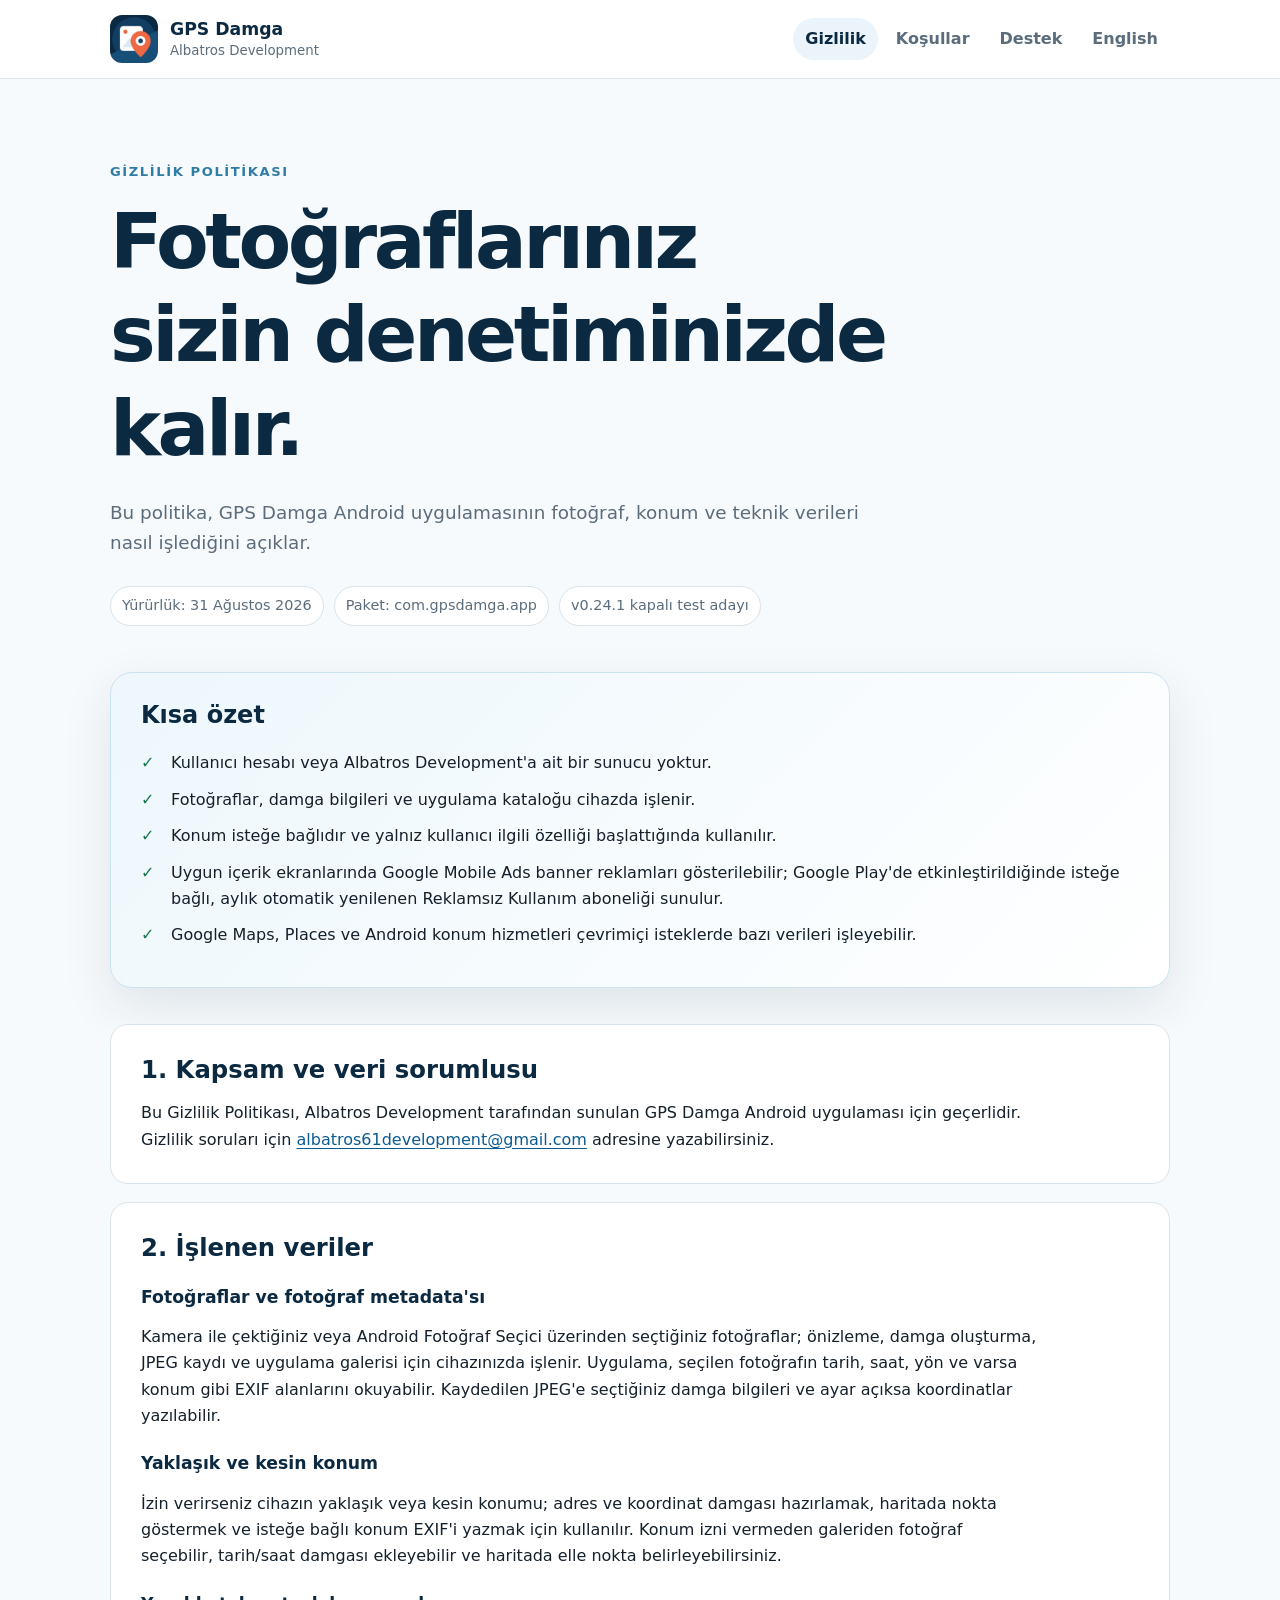
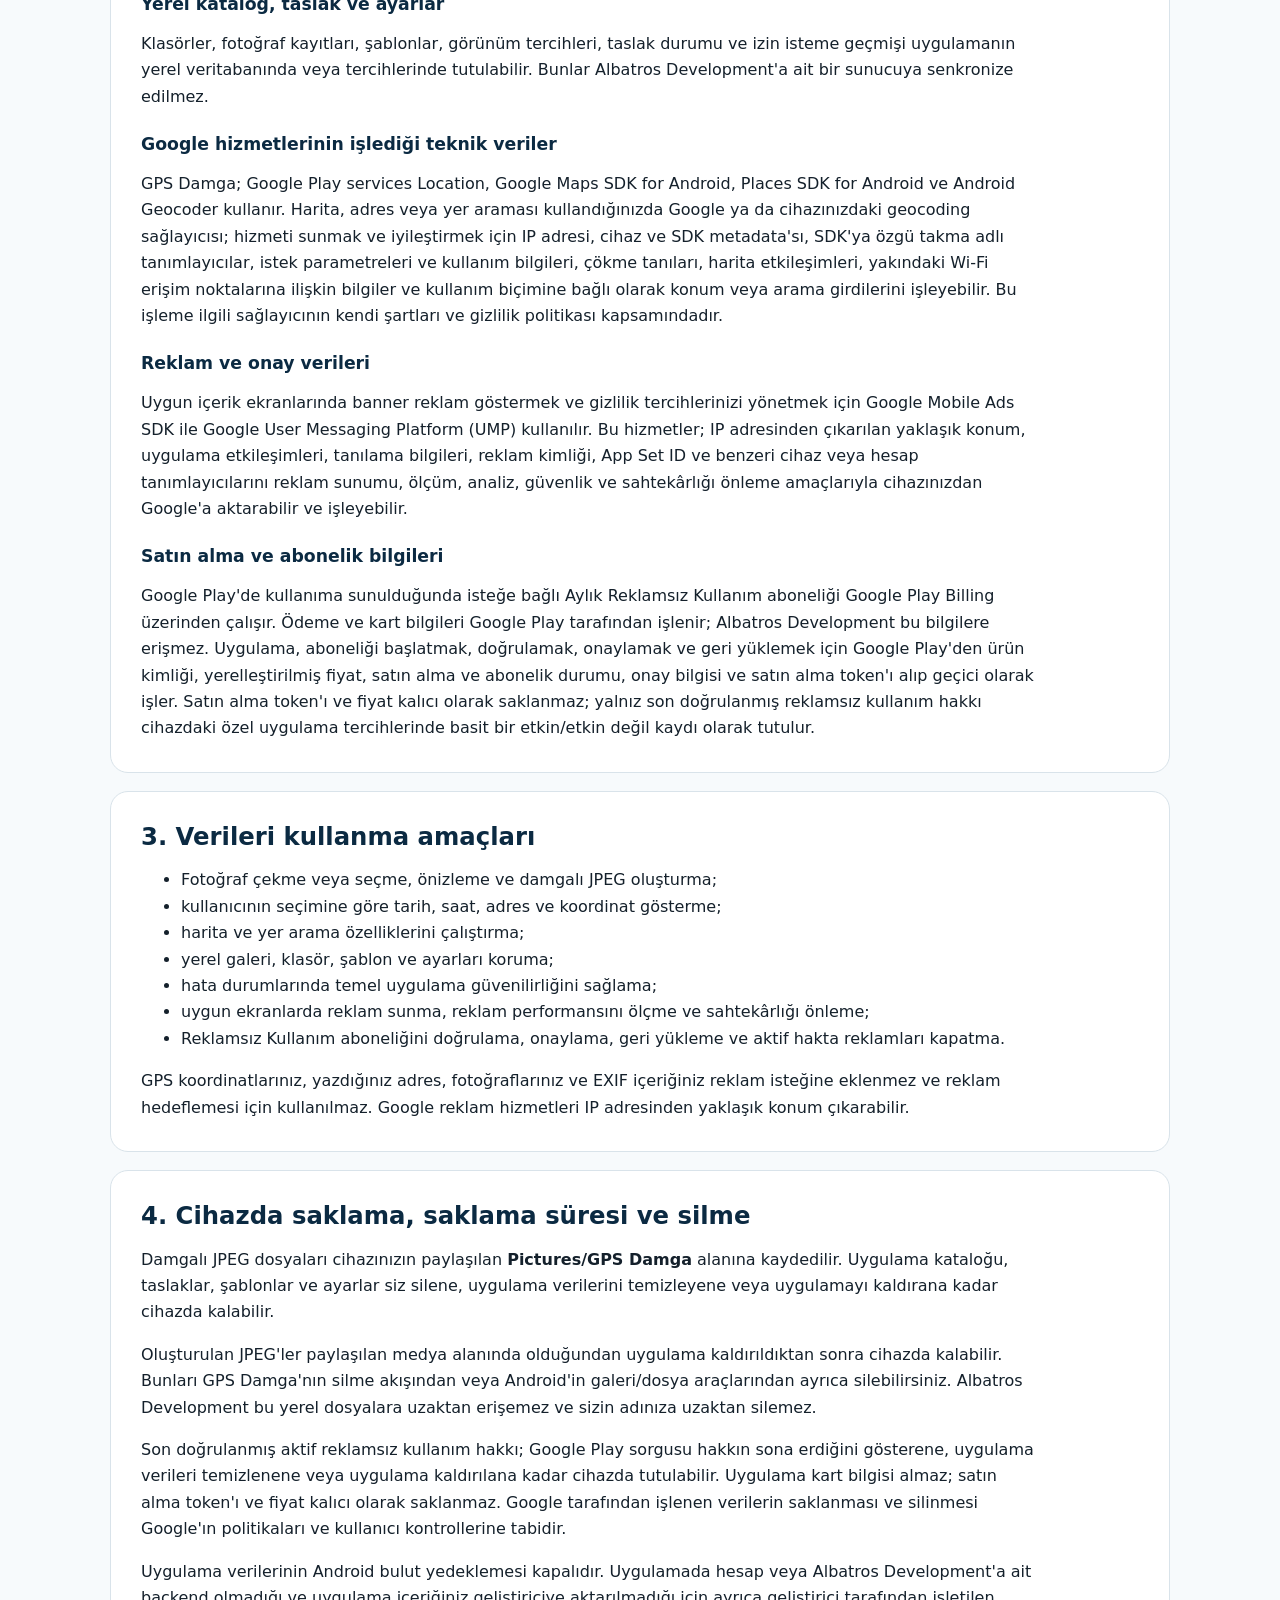
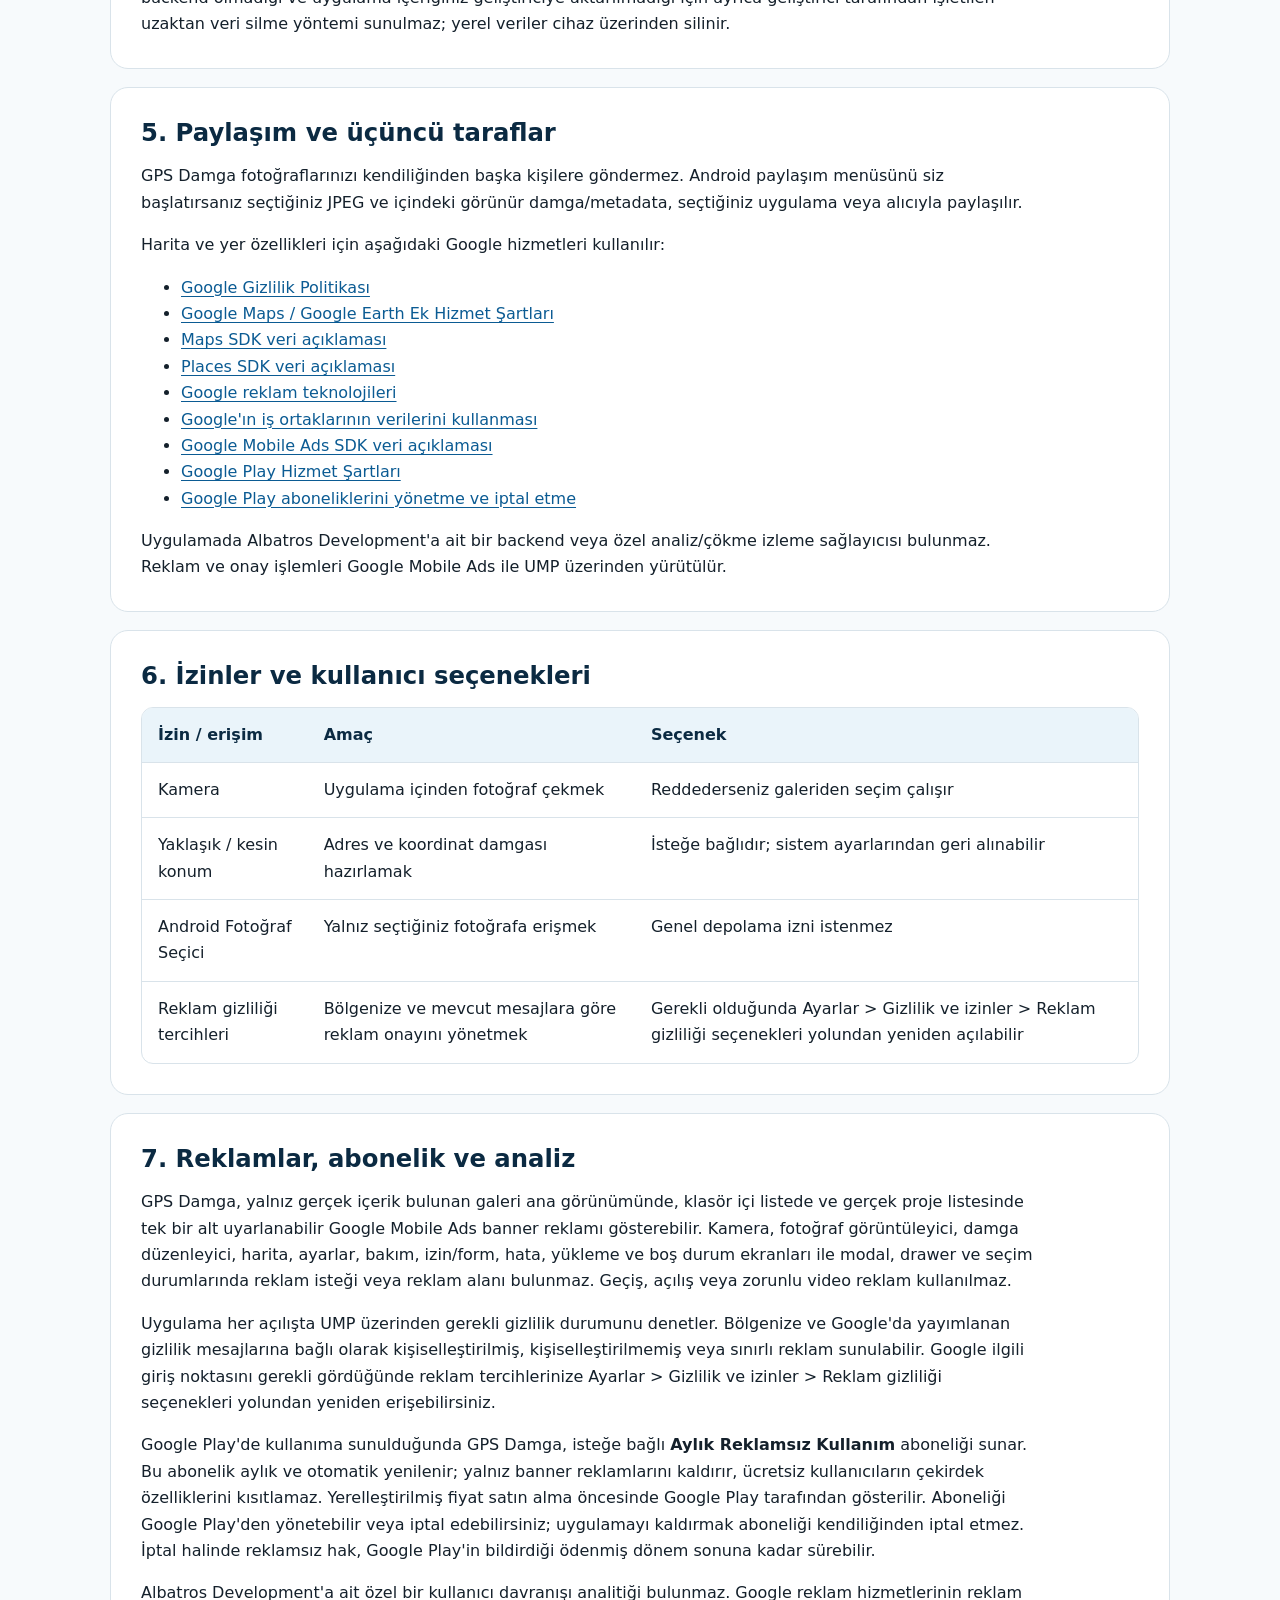
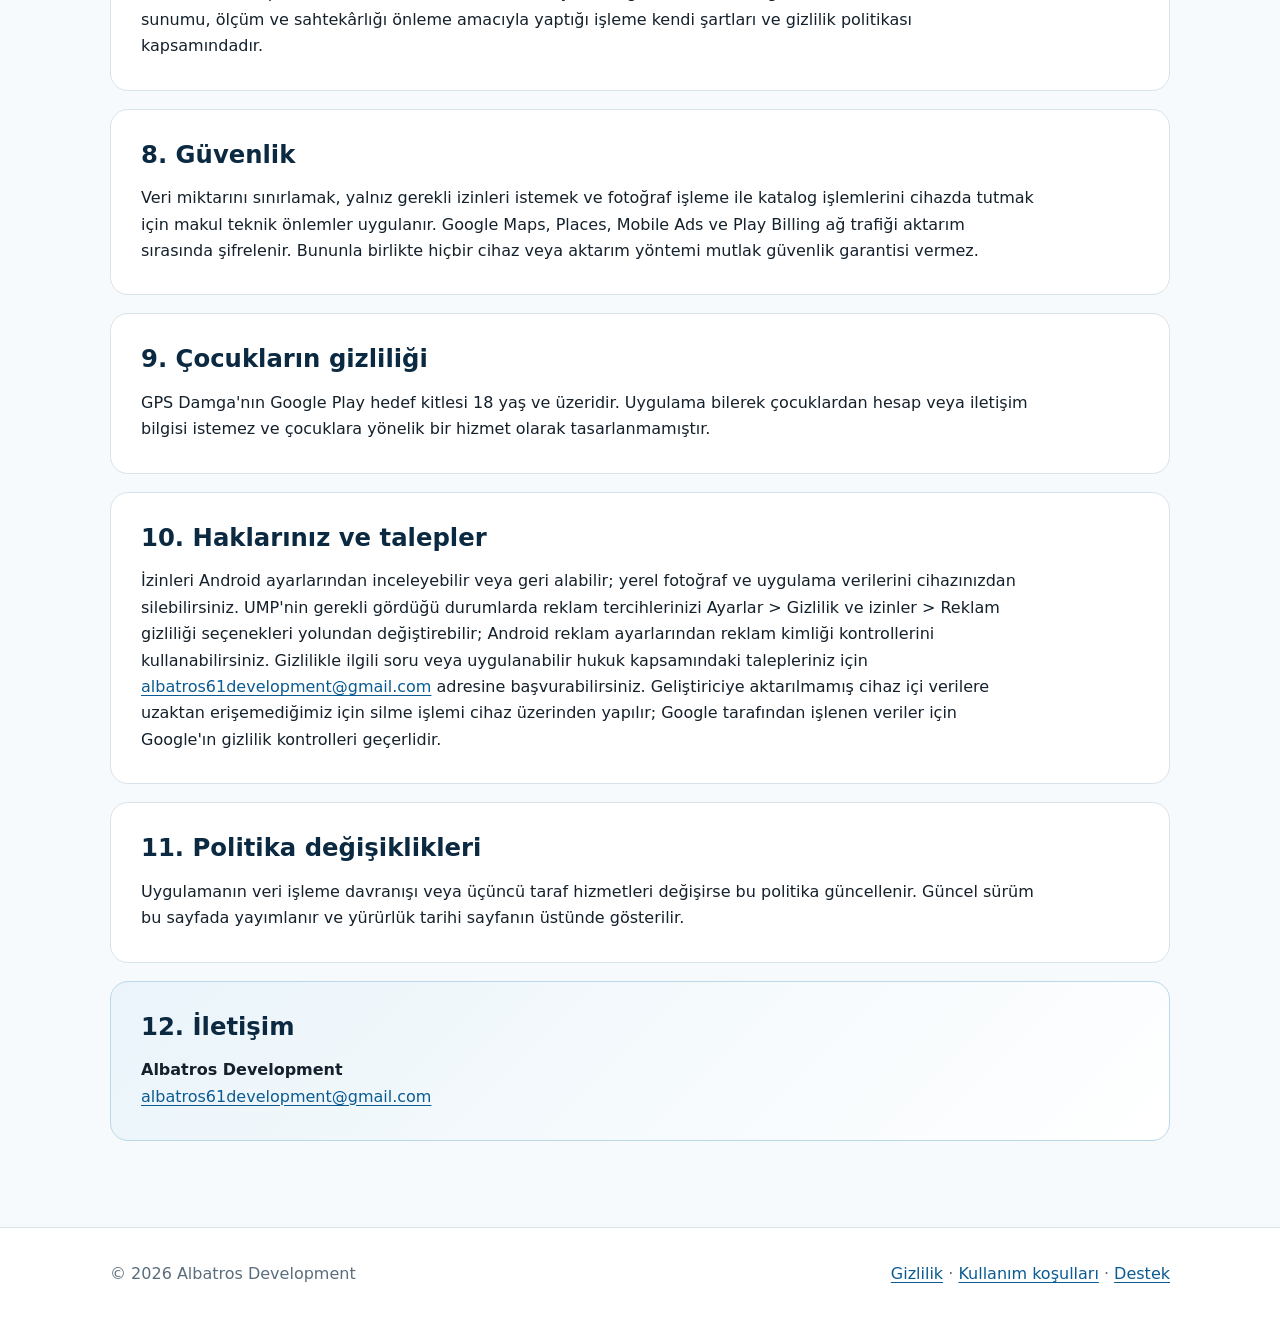
<file: index.html>
<!doctype html>
<html lang="tr">
<head>
  <meta charset="utf-8">
  <meta name="viewport" content="width=device-width, initial-scale=1">
  <title>GPS Damga Gizlilik Politikası</title>
  <meta name="description" content="GPS Damga uygulamasının fotoğraf, konum, yerel depolama, Google harita, reklam ve abonelik hizmetleriyle ilgili gizlilik politikası.">
  <link rel="canonical" href="https://ysn6161.github.io/gps-damga-privacy/">
  <link rel="icon" type="image/png" href="icon.png">
  <link rel="stylesheet" href="styles.css">
  <meta property="og:type" content="website">
  <meta property="og:title" content="GPS Damga Gizlilik Politikası">
  <meta property="og:description" content="GPS Damga'nın verileri nasıl işlediğini, sakladığını ve kullanıcı seçeneklerini açıklayan politika.">
  <meta property="og:url" content="https://ysn6161.github.io/gps-damga-privacy/">
  <meta property="og:image" content="https://ysn6161.github.io/gps-damga-privacy/og.png">
</head>
<body>
  <a class="skip-link" href="#icerik">İçeriğe geç</a>
  <header class="site-header">
    <div class="wrap header-inner">
      <a class="brand" href="./" aria-label="GPS Damga gizlilik ana sayfası">
        <img src="icon.png" width="48" height="48" alt="">
        <span><strong>GPS Damga</strong><small>Albatros Development</small></span>
      </a>
      <nav aria-label="Ana menü">
        <a class="active" href="./" aria-current="page">Gizlilik</a>
        <a href="terms.html">Koşullar</a>
        <a href="support.html">Destek</a>
        <a href="en.html" lang="en">English</a>
      </nav>
    </div>
  </header>

  <main id="icerik" class="wrap">
    <section class="hero">
      <p class="eyebrow">Gizlilik Politikası</p>
      <h1>Fotoğraflarınız sizin denetiminizde kalır.</h1>
      <p class="lead">Bu politika, GPS Damga Android uygulamasının fotoğraf, konum ve teknik verileri nasıl işlediğini açıklar.</p>
      <div class="meta-row">
        <span>Yürürlük: 31 Ağustos 2026</span>
        <span>Paket: com.gpsdamga.app</span>
        <span>v0.24.1 kapalı test adayı</span>
      </div>
    </section>

    <aside class="summary" aria-labelledby="ozet-baslik">
      <h2 id="ozet-baslik">Kısa özet</h2>
      <ul class="check-list">
        <li>Kullanıcı hesabı veya Albatros Development'a ait bir sunucu yoktur.</li>
        <li>Fotoğraflar, damga bilgileri ve uygulama kataloğu cihazda işlenir.</li>
        <li>Konum isteğe bağlıdır ve yalnız kullanıcı ilgili özelliği başlattığında kullanılır.</li>
        <li>Uygun içerik ekranlarında Google Mobile Ads banner reklamları gösterilebilir; Google Play'de etkinleştirildiğinde isteğe bağlı, aylık otomatik yenilenen Reklamsız Kullanım aboneliği sunulur.</li>
        <li>Google Maps, Places ve Android konum hizmetleri çevrimiçi isteklerde bazı verileri işleyebilir.</li>
      </ul>
    </aside>

    <article class="policy">
      <section>
        <h2>1. Kapsam ve veri sorumlusu</h2>
        <p>Bu Gizlilik Politikası, Albatros Development tarafından sunulan GPS Damga Android uygulaması için geçerlidir. Gizlilik soruları için <a href="mailto:albatros61development@gmail.com">albatros61development@gmail.com</a> adresine yazabilirsiniz.</p>
      </section>

      <section>
        <h2>2. İşlenen veriler</h2>
        <h3>Fotoğraflar ve fotoğraf metadata'sı</h3>
        <p>Kamera ile çektiğiniz veya Android Fotoğraf Seçici üzerinden seçtiğiniz fotoğraflar; önizleme, damga oluşturma, JPEG kaydı ve uygulama galerisi için cihazınızda işlenir. Uygulama, seçilen fotoğrafın tarih, saat, yön ve varsa konum gibi EXIF alanlarını okuyabilir. Kaydedilen JPEG'e seçtiğiniz damga bilgileri ve ayar açıksa koordinatlar yazılabilir.</p>

        <h3>Yaklaşık ve kesin konum</h3>
        <p>İzin verirseniz cihazın yaklaşık veya kesin konumu; adres ve koordinat damgası hazırlamak, haritada nokta göstermek ve isteğe bağlı konum EXIF'i yazmak için kullanılır. Konum izni vermeden galeriden fotoğraf seçebilir, tarih/saat damgası ekleyebilir ve haritada elle nokta belirleyebilirsiniz.</p>

        <h3>Yerel katalog, taslak ve ayarlar</h3>
        <p>Klasörler, fotoğraf kayıtları, şablonlar, görünüm tercihleri, taslak durumu ve izin isteme geçmişi uygulamanın yerel veritabanında veya tercihlerinde tutulabilir. Bunlar Albatros Development'a ait bir sunucuya senkronize edilmez.</p>

        <h3>Google hizmetlerinin işlediği teknik veriler</h3>
        <p>GPS Damga; Google Play services Location, Google Maps SDK for Android, Places SDK for Android ve Android Geocoder kullanır. Harita, adres veya yer araması kullandığınızda Google ya da cihazınızdaki geocoding sağlayıcısı; hizmeti sunmak ve iyileştirmek için IP adresi, cihaz ve SDK metadata'sı, SDK'ya özgü takma adlı tanımlayıcılar, istek parametreleri ve kullanım bilgileri, çökme tanıları, harita etkileşimleri, yakındaki Wi-Fi erişim noktalarına ilişkin bilgiler ve kullanım biçimine bağlı olarak konum veya arama girdilerini işleyebilir. Bu işleme ilgili sağlayıcının kendi şartları ve gizlilik politikası kapsamındadır.</p>

        <h3>Reklam ve onay verileri</h3>
        <p>Uygun içerik ekranlarında banner reklam göstermek ve gizlilik tercihlerinizi yönetmek için Google Mobile Ads SDK ile Google User Messaging Platform (UMP) kullanılır. Bu hizmetler; IP adresinden çıkarılan yaklaşık konum, uygulama etkileşimleri, tanılama bilgileri, reklam kimliği, App Set ID ve benzeri cihaz veya hesap tanımlayıcılarını reklam sunumu, ölçüm, analiz, güvenlik ve sahtekârlığı önleme amaçlarıyla cihazınızdan Google'a aktarabilir ve işleyebilir.</p>

        <h3>Satın alma ve abonelik bilgileri</h3>
        <p>Google Play'de kullanıma sunulduğunda isteğe bağlı Aylık Reklamsız Kullanım aboneliği Google Play Billing üzerinden çalışır. Ödeme ve kart bilgileri Google Play tarafından işlenir; Albatros Development bu bilgilere erişmez. Uygulama, aboneliği başlatmak, doğrulamak, onaylamak ve geri yüklemek için Google Play'den ürün kimliği, yerelleştirilmiş fiyat, satın alma ve abonelik durumu, onay bilgisi ve satın alma token'ı alıp geçici olarak işler. Satın alma token'ı ve fiyat kalıcı olarak saklanmaz; yalnız son doğrulanmış reklamsız kullanım hakkı cihazdaki özel uygulama tercihlerinde basit bir etkin/etkin değil kaydı olarak tutulur.</p>
      </section>

      <section>
        <h2>3. Verileri kullanma amaçları</h2>
        <ul>
          <li>Fotoğraf çekme veya seçme, önizleme ve damgalı JPEG oluşturma;</li>
          <li>kullanıcının seçimine göre tarih, saat, adres ve koordinat gösterme;</li>
          <li>harita ve yer arama özelliklerini çalıştırma;</li>
          <li>yerel galeri, klasör, şablon ve ayarları koruma;</li>
          <li>hata durumlarında temel uygulama güvenilirliğini sağlama;</li>
          <li>uygun ekranlarda reklam sunma, reklam performansını ölçme ve sahtekârlığı önleme;</li>
          <li>Reklamsız Kullanım aboneliğini doğrulama, onaylama, geri yükleme ve aktif hakta reklamları kapatma.</li>
        </ul>
        <p>GPS koordinatlarınız, yazdığınız adres, fotoğraflarınız ve EXIF içeriğiniz reklam isteğine eklenmez ve reklam hedeflemesi için kullanılmaz. Google reklam hizmetleri IP adresinden yaklaşık konum çıkarabilir.</p>
      </section>

      <section>
        <h2>4. Cihazda saklama, saklama süresi ve silme</h2>
        <p>Damgalı JPEG dosyaları cihazınızın paylaşılan <strong>Pictures/GPS Damga</strong> alanına kaydedilir. Uygulama kataloğu, taslaklar, şablonlar ve ayarlar siz silene, uygulama verilerini temizleyene veya uygulamayı kaldırana kadar cihazda kalabilir.</p>
        <p>Oluşturulan JPEG'ler paylaşılan medya alanında olduğundan uygulama kaldırıldıktan sonra cihazda kalabilir. Bunları GPS Damga'nın silme akışından veya Android'in galeri/dosya araçlarından ayrıca silebilirsiniz. Albatros Development bu yerel dosyalara uzaktan erişemez ve sizin adınıza uzaktan silemez.</p>
        <p>Son doğrulanmış aktif reklamsız kullanım hakkı; Google Play sorgusu hakkın sona erdiğini gösterene, uygulama verileri temizlenene veya uygulama kaldırılana kadar cihazda tutulabilir. Uygulama kart bilgisi almaz; satın alma token'ı ve fiyat kalıcı olarak saklanmaz. Google tarafından işlenen verilerin saklanması ve silinmesi Google'ın politikaları ve kullanıcı kontrollerine tabidir.</p>
        <p>Uygulama verilerinin Android bulut yedeklemesi kapalıdır. Uygulamada hesap veya Albatros Development'a ait backend olmadığı ve uygulama içeriğiniz geliştiriciye aktarılmadığı için ayrıca geliştirici tarafından işletilen uzaktan veri silme yöntemi sunulmaz; yerel veriler cihaz üzerinden silinir.</p>
      </section>

      <section>
        <h2>5. Paylaşım ve üçüncü taraflar</h2>
        <p>GPS Damga fotoğraflarınızı kendiliğinden başka kişilere göndermez. Android paylaşım menüsünü siz başlatırsanız seçtiğiniz JPEG ve içindeki görünür damga/metadata, seçtiğiniz uygulama veya alıcıyla paylaşılır.</p>
        <p>Harita ve yer özellikleri için aşağıdaki Google hizmetleri kullanılır:</p>
        <ul>
          <li><a href="https://policies.google.com/privacy" rel="external">Google Gizlilik Politikası</a></li>
          <li><a href="https://maps.google.com/help/terms_maps/" rel="external">Google Maps / Google Earth Ek Hizmet Şartları</a></li>
          <li><a href="https://developers.google.com/maps/documentation/android-sdk/play-data-disclosure" rel="external">Maps SDK veri açıklaması</a></li>
          <li><a href="https://developers.google.com/maps/documentation/places/android-sdk/play-data-disclosure" rel="external">Places SDK veri açıklaması</a></li>
          <li><a href="https://policies.google.com/technologies/ads" rel="external">Google reklam teknolojileri</a></li>
          <li><a href="https://policies.google.com/technologies/partner-sites" rel="external">Google'ın iş ortaklarının verilerini kullanması</a></li>
          <li><a href="https://developers.google.com/admob/android/privacy/play-data-disclosure" rel="external">Google Mobile Ads SDK veri açıklaması</a></li>
          <li><a href="https://play.google.com/about/play-terms/" rel="external">Google Play Hizmet Şartları</a></li>
          <li><a href="https://support.google.com/googleplay/answer/7018481" rel="external">Google Play aboneliklerini yönetme ve iptal etme</a></li>
        </ul>
        <p>Uygulamada Albatros Development'a ait bir backend veya özel analiz/çökme izleme sağlayıcısı bulunmaz. Reklam ve onay işlemleri Google Mobile Ads ile UMP üzerinden yürütülür.</p>
      </section>

      <section>
        <h2>6. İzinler ve kullanıcı seçenekleri</h2>
        <div class="data-table" role="region" aria-label="Uygulama izinleri" tabindex="0">
          <table>
            <thead><tr><th>İzin / erişim</th><th>Amaç</th><th>Seçenek</th></tr></thead>
            <tbody>
              <tr><td>Kamera</td><td>Uygulama içinden fotoğraf çekmek</td><td>Reddederseniz galeriden seçim çalışır</td></tr>
              <tr><td>Yaklaşık / kesin konum</td><td>Adres ve koordinat damgası hazırlamak</td><td>İsteğe bağlıdır; sistem ayarlarından geri alınabilir</td></tr>
              <tr><td>Android Fotoğraf Seçici</td><td>Yalnız seçtiğiniz fotoğrafa erişmek</td><td>Genel depolama izni istenmez</td></tr>
              <tr><td>Reklam gizliliği tercihleri</td><td>Bölgenize ve mevcut mesajlara göre reklam onayını yönetmek</td><td>Gerekli olduğunda Ayarlar &gt; Gizlilik ve izinler &gt; Reklam gizliliği seçenekleri yolundan yeniden açılabilir</td></tr>
            </tbody>
          </table>
        </div>
      </section>

      <section>
        <h2>7. Reklamlar, abonelik ve analiz</h2>
        <p>GPS Damga, yalnız gerçek içerik bulunan galeri ana görünümünde, klasör içi listede ve gerçek proje listesinde tek bir alt uyarlanabilir Google Mobile Ads banner reklamı gösterebilir. Kamera, fotoğraf görüntüleyici, damga düzenleyici, harita, ayarlar, bakım, izin/form, hata, yükleme ve boş durum ekranları ile modal, drawer ve seçim durumlarında reklam isteği veya reklam alanı bulunmaz. Geçiş, açılış veya zorunlu video reklam kullanılmaz.</p>
        <p>Uygulama her açılışta UMP üzerinden gerekli gizlilik durumunu denetler. Bölgenize ve Google'da yayımlanan gizlilik mesajlarına bağlı olarak kişiselleştirilmiş, kişiselleştirilmemiş veya sınırlı reklam sunulabilir. Google ilgili giriş noktasını gerekli gördüğünde reklam tercihlerinize Ayarlar &gt; Gizlilik ve izinler &gt; Reklam gizliliği seçenekleri yolundan yeniden erişebilirsiniz.</p>
        <p>Google Play'de kullanıma sunulduğunda GPS Damga, isteğe bağlı <strong>Aylık Reklamsız Kullanım</strong> aboneliği sunar. Bu abonelik aylık ve otomatik yenilenir; yalnız banner reklamlarını kaldırır, ücretsiz kullanıcıların çekirdek özelliklerini kısıtlamaz. Yerelleştirilmiş fiyat satın alma öncesinde Google Play tarafından gösterilir. Aboneliği Google Play'den yönetebilir veya iptal edebilirsiniz; uygulamayı kaldırmak aboneliği kendiliğinden iptal etmez. İptal halinde reklamsız hak, Google Play'in bildirdiği ödenmiş dönem sonuna kadar sürebilir.</p>
        <p>Albatros Development'a ait özel bir kullanıcı davranışı analitiği bulunmaz. Google reklam hizmetlerinin reklam sunumu, ölçüm ve sahtekârlığı önleme amacıyla yaptığı işleme kendi şartları ve gizlilik politikası kapsamındadır.</p>
      </section>

      <section>
        <h2>8. Güvenlik</h2>
        <p>Veri miktarını sınırlamak, yalnız gerekli izinleri istemek ve fotoğraf işleme ile katalog işlemlerini cihazda tutmak için makul teknik önlemler uygulanır. Google Maps, Places, Mobile Ads ve Play Billing ağ trafiği aktarım sırasında şifrelenir. Bununla birlikte hiçbir cihaz veya aktarım yöntemi mutlak güvenlik garantisi vermez.</p>
      </section>

      <section>
        <h2>9. Çocukların gizliliği</h2>
        <p>GPS Damga'nın Google Play hedef kitlesi 18 yaş ve üzeridir. Uygulama bilerek çocuklardan hesap veya iletişim bilgisi istemez ve çocuklara yönelik bir hizmet olarak tasarlanmamıştır.</p>
      </section>

      <section>
        <h2>10. Haklarınız ve talepler</h2>
        <p>İzinleri Android ayarlarından inceleyebilir veya geri alabilir; yerel fotoğraf ve uygulama verilerini cihazınızdan silebilirsiniz. UMP'nin gerekli gördüğü durumlarda reklam tercihlerinizi Ayarlar &gt; Gizlilik ve izinler &gt; Reklam gizliliği seçenekleri yolundan değiştirebilir; Android reklam ayarlarından reklam kimliği kontrollerini kullanabilirsiniz. Gizlilikle ilgili soru veya uygulanabilir hukuk kapsamındaki talepleriniz için <a href="mailto:albatros61development@gmail.com">albatros61development@gmail.com</a> adresine başvurabilirsiniz. Geliştiriciye aktarılmamış cihaz içi verilere uzaktan erişemediğimiz için silme işlemi cihaz üzerinden yapılır; Google tarafından işlenen veriler için Google'ın gizlilik kontrolleri geçerlidir.</p>
      </section>

      <section>
        <h2>11. Politika değişiklikleri</h2>
        <p>Uygulamanın veri işleme davranışı veya üçüncü taraf hizmetleri değişirse bu politika güncellenir. Güncel sürüm bu sayfada yayımlanır ve yürürlük tarihi sayfanın üstünde gösterilir.</p>
      </section>

      <section class="contact-card">
        <h2>12. İletişim</h2>
        <p><strong>Albatros Development</strong><br><a href="mailto:albatros61development@gmail.com">albatros61development@gmail.com</a></p>
      </section>
    </article>
  </main>

  <footer>
    <div class="wrap footer-inner">
      <span>© 2026 Albatros Development</span>
      <span><a href="./">Gizlilik</a> · <a href="terms.html">Kullanım koşulları</a> · <a href="support.html">Destek</a></span>
    </div>
  </footer>
</body>
</html>
</file>
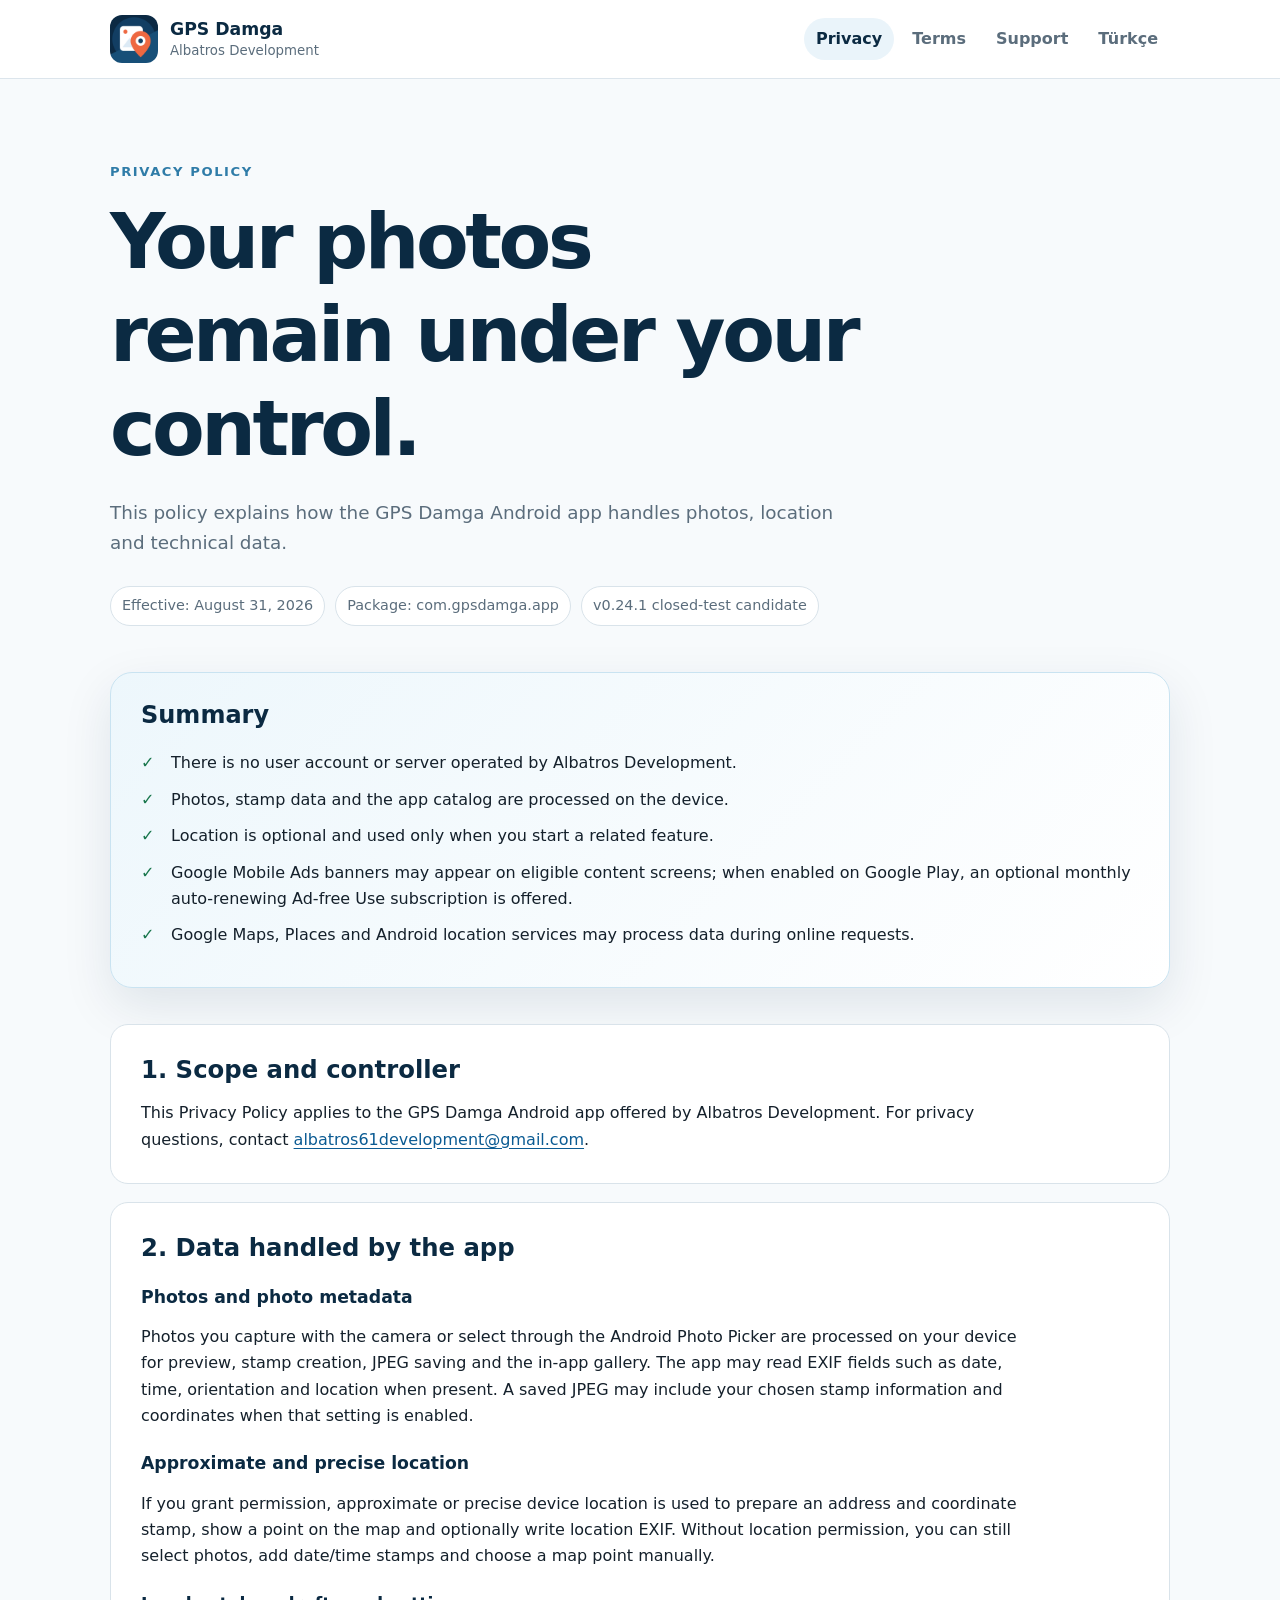
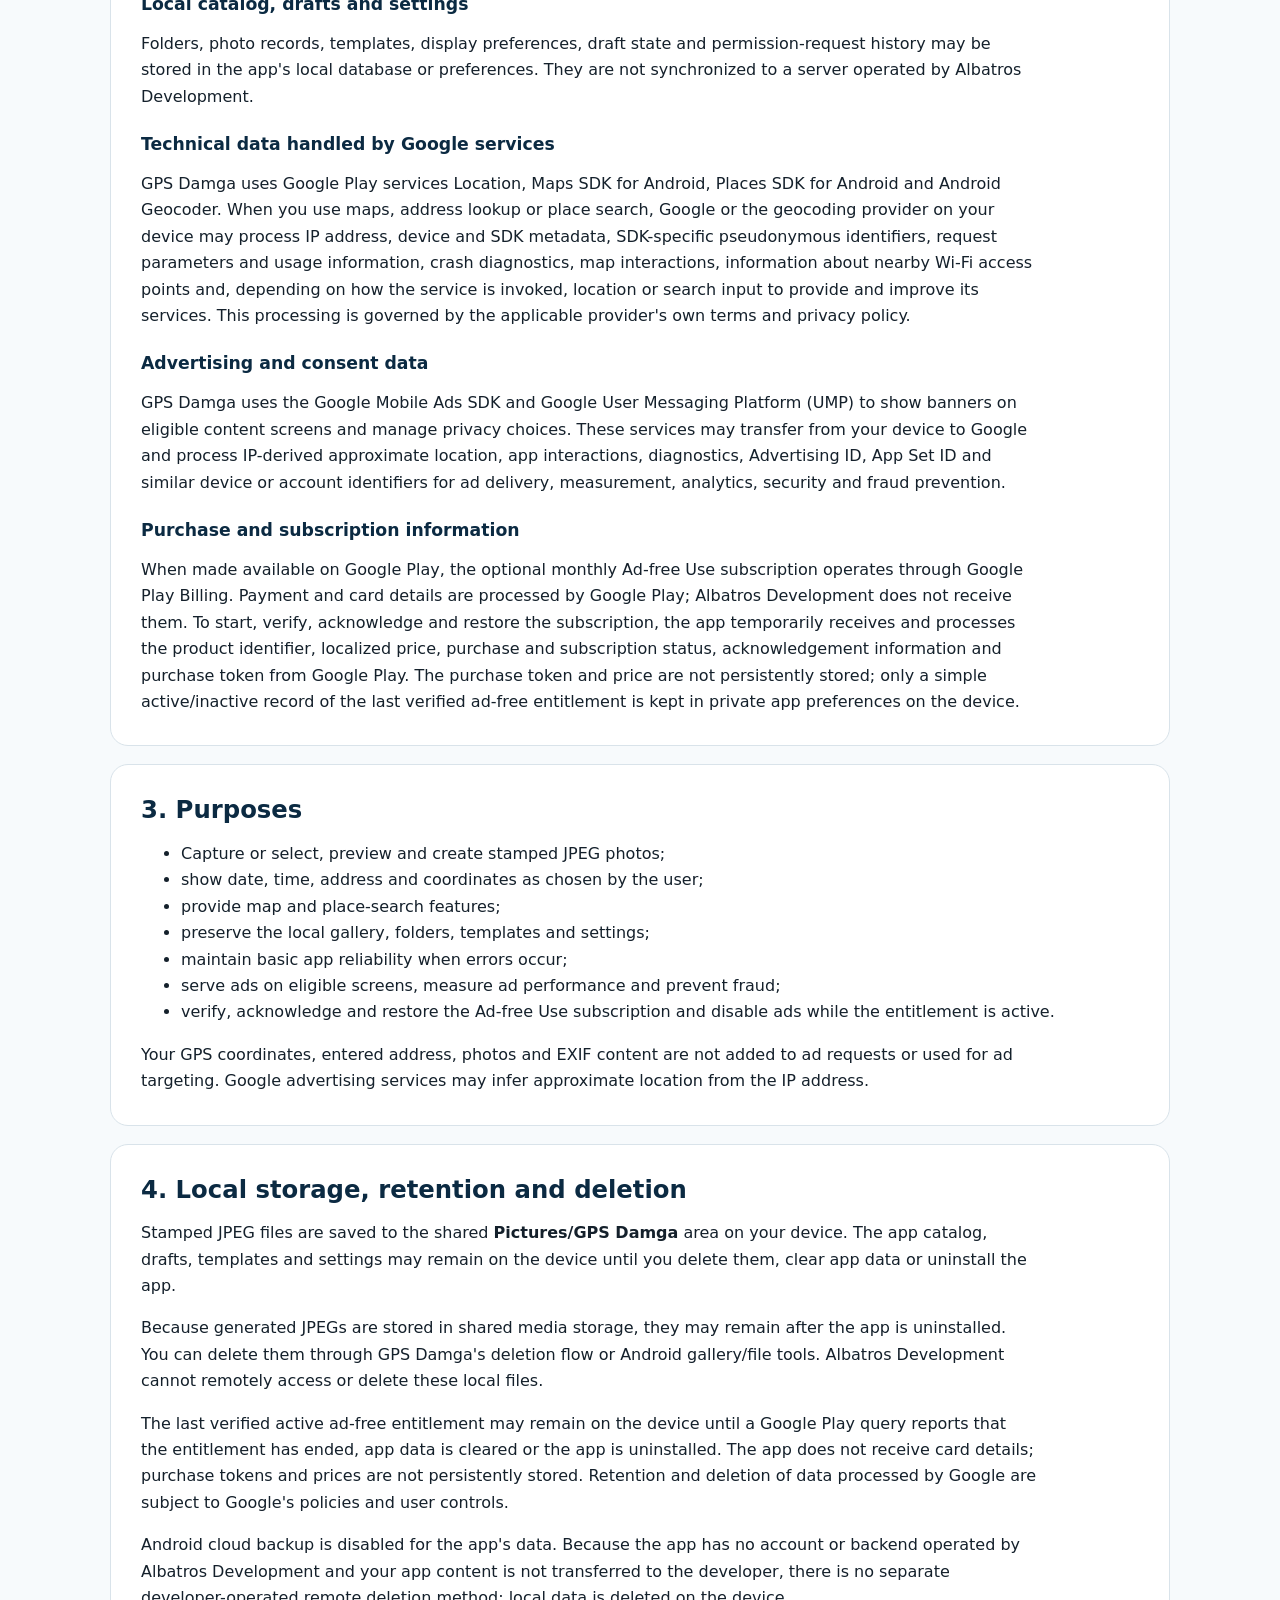
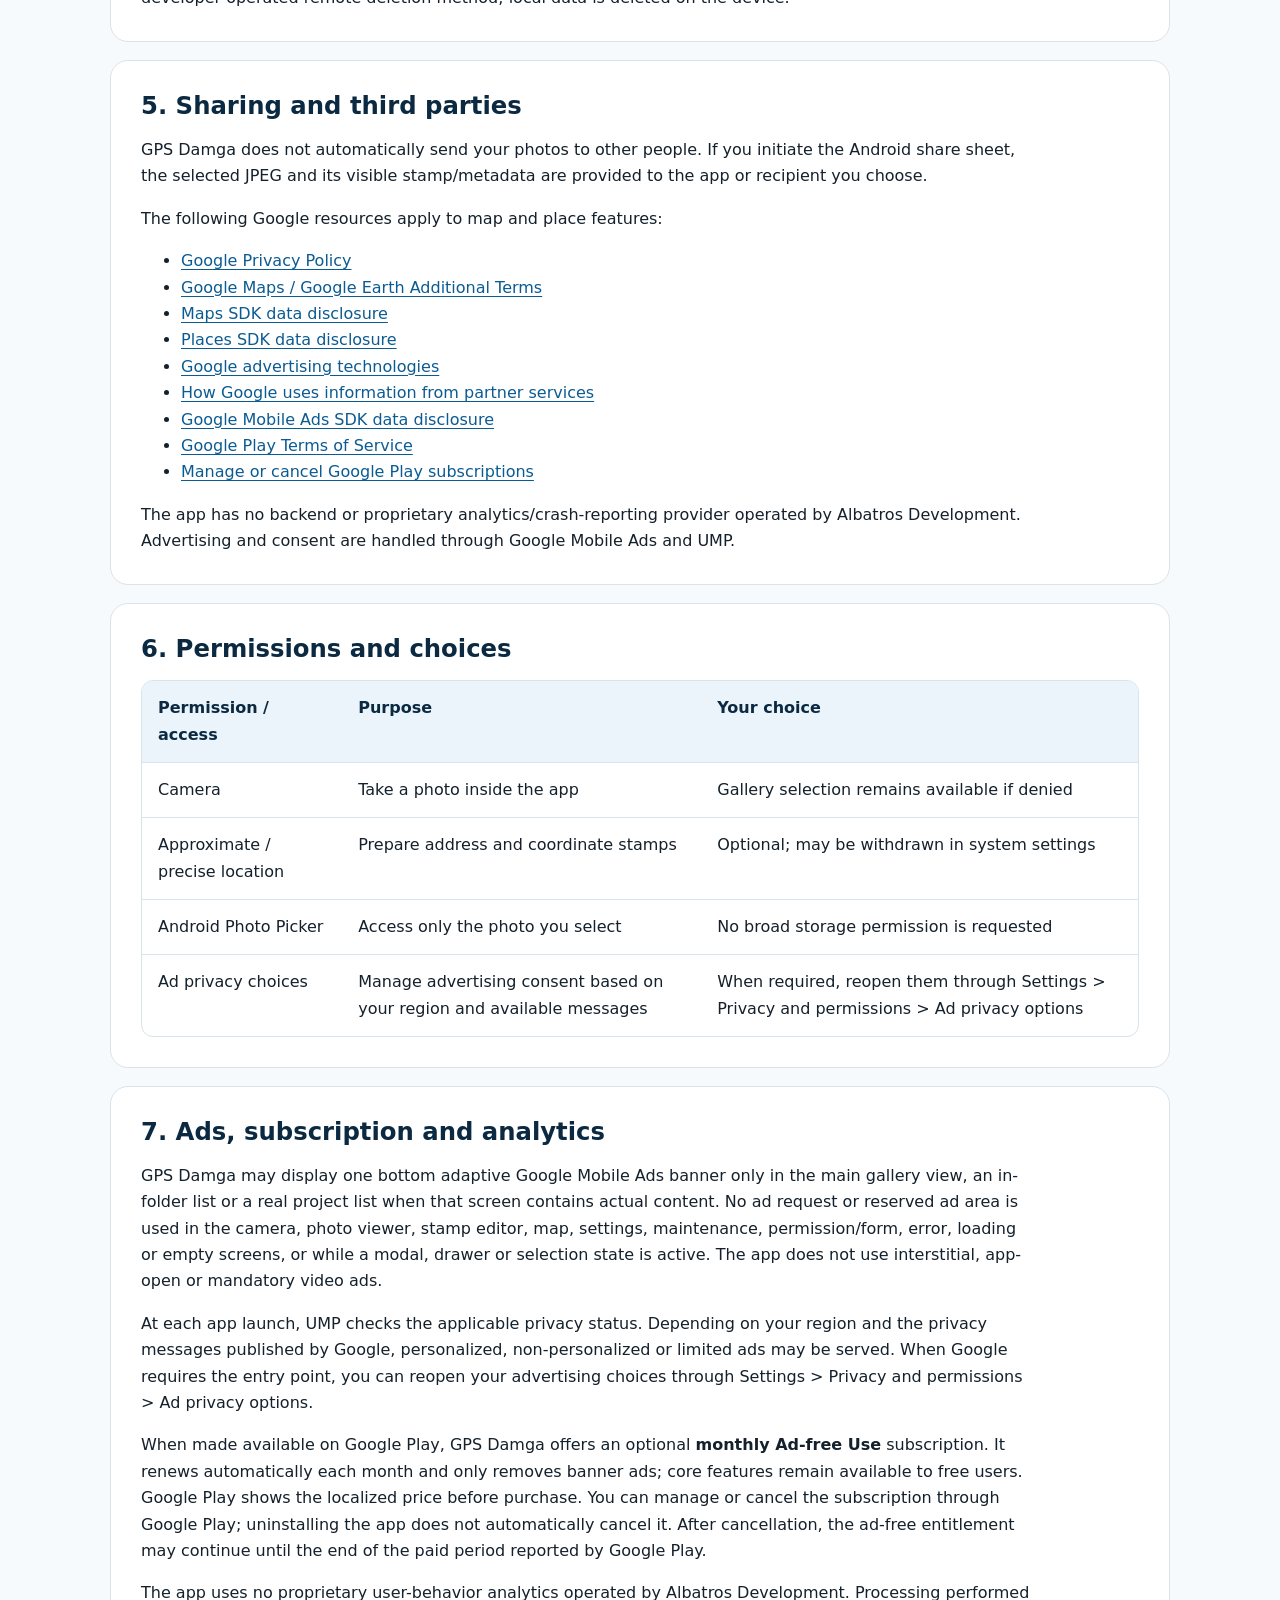
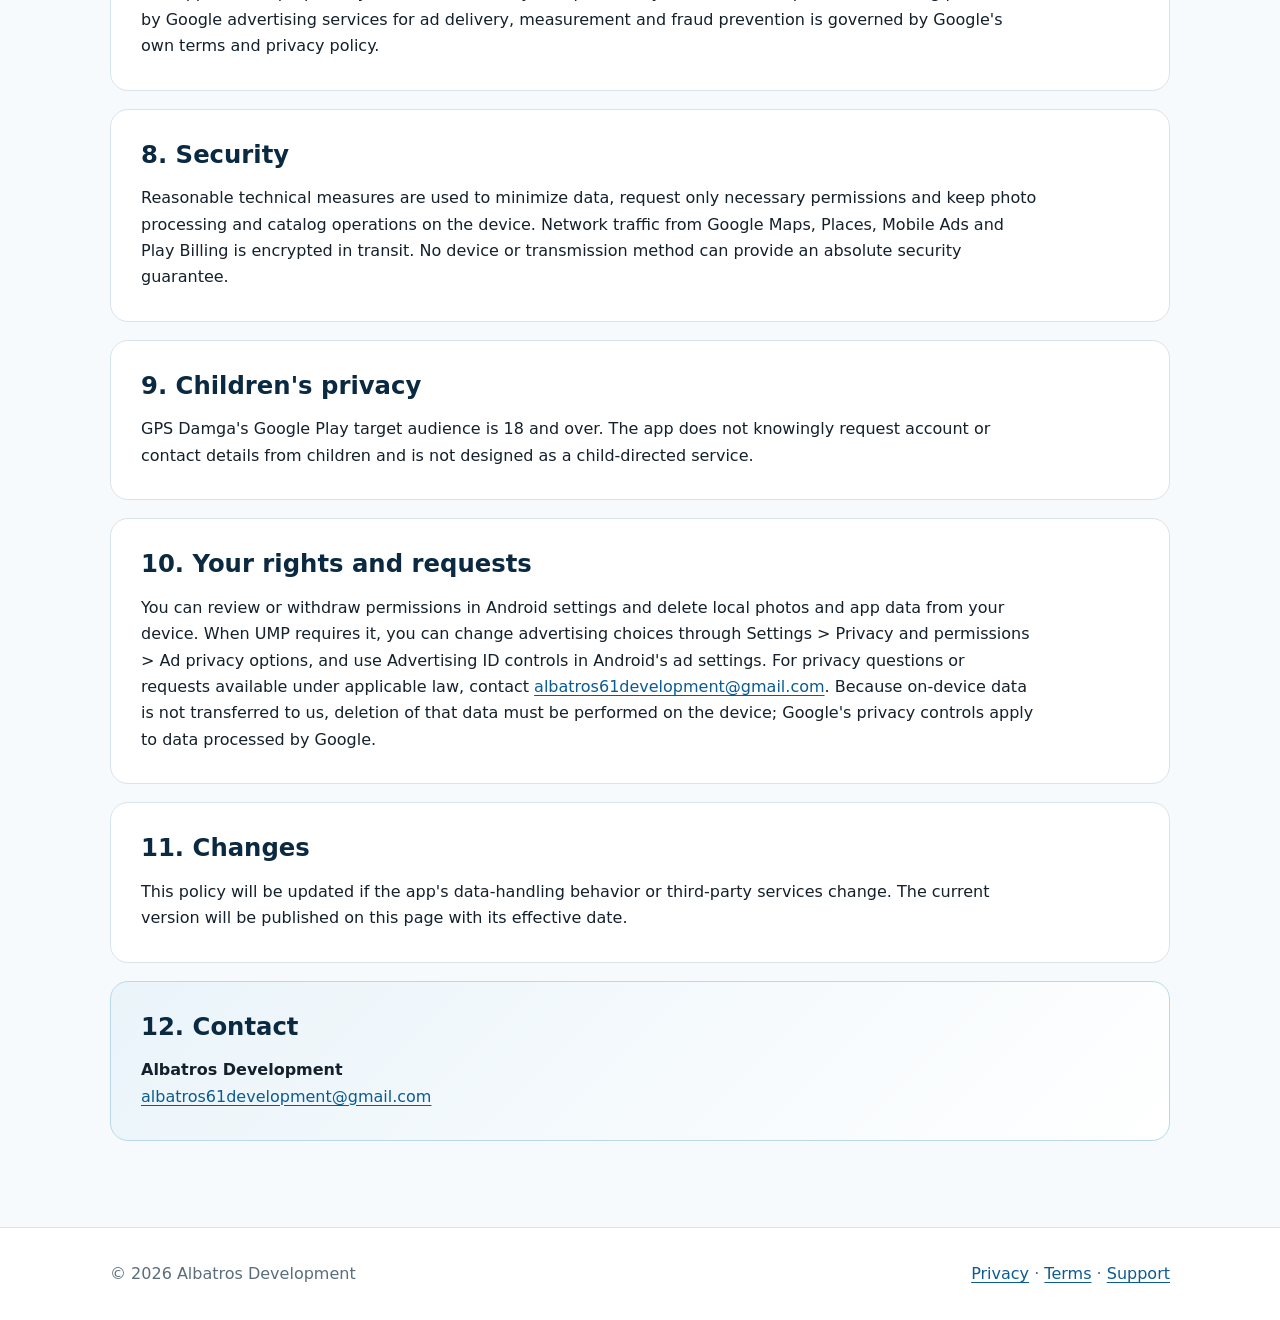
<file: en.html>
<!doctype html>
<html lang="en">
<head>
  <meta charset="utf-8">
  <meta name="viewport" content="width=device-width, initial-scale=1">
  <title>GPS Damga Privacy Policy</title>
  <meta name="description" content="Privacy policy for GPS Damga covering photos, location, local storage, Google mapping, advertising and subscription services.">
  <link rel="canonical" href="https://ysn6161.github.io/gps-damga-privacy/en.html">
  <link rel="icon" type="image/png" href="icon.png">
  <link rel="stylesheet" href="styles.css">
  <meta property="og:type" content="website">
  <meta property="og:title" content="GPS Damga Privacy Policy">
  <meta property="og:description" content="How GPS Damga handles data, local storage and user choices.">
  <meta property="og:url" content="https://ysn6161.github.io/gps-damga-privacy/en.html">
  <meta property="og:image" content="https://ysn6161.github.io/gps-damga-privacy/og.png">
</head>
<body>
  <a class="skip-link" href="#content">Skip to content</a>
  <header class="site-header">
    <div class="wrap header-inner">
      <a class="brand" href="en.html" aria-label="GPS Damga privacy home">
        <img src="icon.png" width="48" height="48" alt="">
        <span><strong>GPS Damga</strong><small>Albatros Development</small></span>
      </a>
      <nav aria-label="Main navigation">
        <a class="active" href="en.html" aria-current="page">Privacy</a>
        <a href="terms.html#english">Terms</a>
        <a href="support.html#english">Support</a>
        <a href="./" lang="tr">Türkçe</a>
      </nav>
    </div>
  </header>

  <main id="content" class="wrap">
    <section class="hero">
      <p class="eyebrow">Privacy Policy</p>
      <h1>Your photos remain under your control.</h1>
      <p class="lead">This policy explains how the GPS Damga Android app handles photos, location and technical data.</p>
      <div class="meta-row">
        <span>Effective: August 31, 2026</span>
        <span>Package: com.gpsdamga.app</span>
        <span>v0.24.1 closed-test candidate</span>
      </div>
    </section>

    <aside class="summary" aria-labelledby="summary-title">
      <h2 id="summary-title">Summary</h2>
      <ul class="check-list">
        <li>There is no user account or server operated by Albatros Development.</li>
        <li>Photos, stamp data and the app catalog are processed on the device.</li>
        <li>Location is optional and used only when you start a related feature.</li>
        <li>Google Mobile Ads banners may appear on eligible content screens; when enabled on Google Play, an optional monthly auto-renewing Ad-free Use subscription is offered.</li>
        <li>Google Maps, Places and Android location services may process data during online requests.</li>
      </ul>
    </aside>

    <article class="policy">
      <section>
        <h2>1. Scope and controller</h2>
        <p>This Privacy Policy applies to the GPS Damga Android app offered by Albatros Development. For privacy questions, contact <a href="mailto:albatros61development@gmail.com">albatros61development@gmail.com</a>.</p>
      </section>

      <section>
        <h2>2. Data handled by the app</h2>
        <h3>Photos and photo metadata</h3>
        <p>Photos you capture with the camera or select through the Android Photo Picker are processed on your device for preview, stamp creation, JPEG saving and the in-app gallery. The app may read EXIF fields such as date, time, orientation and location when present. A saved JPEG may include your chosen stamp information and coordinates when that setting is enabled.</p>

        <h3>Approximate and precise location</h3>
        <p>If you grant permission, approximate or precise device location is used to prepare an address and coordinate stamp, show a point on the map and optionally write location EXIF. Without location permission, you can still select photos, add date/time stamps and choose a map point manually.</p>

        <h3>Local catalog, drafts and settings</h3>
        <p>Folders, photo records, templates, display preferences, draft state and permission-request history may be stored in the app's local database or preferences. They are not synchronized to a server operated by Albatros Development.</p>

        <h3>Technical data handled by Google services</h3>
        <p>GPS Damga uses Google Play services Location, Maps SDK for Android, Places SDK for Android and Android Geocoder. When you use maps, address lookup or place search, Google or the geocoding provider on your device may process IP address, device and SDK metadata, SDK-specific pseudonymous identifiers, request parameters and usage information, crash diagnostics, map interactions, information about nearby Wi-Fi access points and, depending on how the service is invoked, location or search input to provide and improve its services. This processing is governed by the applicable provider's own terms and privacy policy.</p>

        <h3>Advertising and consent data</h3>
        <p>GPS Damga uses the Google Mobile Ads SDK and Google User Messaging Platform (UMP) to show banners on eligible content screens and manage privacy choices. These services may transfer from your device to Google and process IP-derived approximate location, app interactions, diagnostics, Advertising ID, App Set ID and similar device or account identifiers for ad delivery, measurement, analytics, security and fraud prevention.</p>

        <h3>Purchase and subscription information</h3>
        <p>When made available on Google Play, the optional monthly Ad-free Use subscription operates through Google Play Billing. Payment and card details are processed by Google Play; Albatros Development does not receive them. To start, verify, acknowledge and restore the subscription, the app temporarily receives and processes the product identifier, localized price, purchase and subscription status, acknowledgement information and purchase token from Google Play. The purchase token and price are not persistently stored; only a simple active/inactive record of the last verified ad-free entitlement is kept in private app preferences on the device.</p>
      </section>

      <section>
        <h2>3. Purposes</h2>
        <ul>
          <li>Capture or select, preview and create stamped JPEG photos;</li>
          <li>show date, time, address and coordinates as chosen by the user;</li>
          <li>provide map and place-search features;</li>
          <li>preserve the local gallery, folders, templates and settings;</li>
          <li>maintain basic app reliability when errors occur;</li>
          <li>serve ads on eligible screens, measure ad performance and prevent fraud;</li>
          <li>verify, acknowledge and restore the Ad-free Use subscription and disable ads while the entitlement is active.</li>
        </ul>
        <p>Your GPS coordinates, entered address, photos and EXIF content are not added to ad requests or used for ad targeting. Google advertising services may infer approximate location from the IP address.</p>
      </section>

      <section>
        <h2>4. Local storage, retention and deletion</h2>
        <p>Stamped JPEG files are saved to the shared <strong>Pictures/GPS Damga</strong> area on your device. The app catalog, drafts, templates and settings may remain on the device until you delete them, clear app data or uninstall the app.</p>
        <p>Because generated JPEGs are stored in shared media storage, they may remain after the app is uninstalled. You can delete them through GPS Damga's deletion flow or Android gallery/file tools. Albatros Development cannot remotely access or delete these local files.</p>
        <p>The last verified active ad-free entitlement may remain on the device until a Google Play query reports that the entitlement has ended, app data is cleared or the app is uninstalled. The app does not receive card details; purchase tokens and prices are not persistently stored. Retention and deletion of data processed by Google are subject to Google's policies and user controls.</p>
        <p>Android cloud backup is disabled for the app's data. Because the app has no account or backend operated by Albatros Development and your app content is not transferred to the developer, there is no separate developer-operated remote deletion method; local data is deleted on the device.</p>
      </section>

      <section>
        <h2>5. Sharing and third parties</h2>
        <p>GPS Damga does not automatically send your photos to other people. If you initiate the Android share sheet, the selected JPEG and its visible stamp/metadata are provided to the app or recipient you choose.</p>
        <p>The following Google resources apply to map and place features:</p>
        <ul>
          <li><a href="https://policies.google.com/privacy" rel="external">Google Privacy Policy</a></li>
          <li><a href="https://maps.google.com/help/terms_maps/" rel="external">Google Maps / Google Earth Additional Terms</a></li>
          <li><a href="https://developers.google.com/maps/documentation/android-sdk/play-data-disclosure" rel="external">Maps SDK data disclosure</a></li>
          <li><a href="https://developers.google.com/maps/documentation/places/android-sdk/play-data-disclosure" rel="external">Places SDK data disclosure</a></li>
          <li><a href="https://policies.google.com/technologies/ads" rel="external">Google advertising technologies</a></li>
          <li><a href="https://policies.google.com/technologies/partner-sites" rel="external">How Google uses information from partner services</a></li>
          <li><a href="https://developers.google.com/admob/android/privacy/play-data-disclosure" rel="external">Google Mobile Ads SDK data disclosure</a></li>
          <li><a href="https://play.google.com/about/play-terms/" rel="external">Google Play Terms of Service</a></li>
          <li><a href="https://support.google.com/googleplay/answer/7018481" rel="external">Manage or cancel Google Play subscriptions</a></li>
        </ul>
        <p>The app has no backend or proprietary analytics/crash-reporting provider operated by Albatros Development. Advertising and consent are handled through Google Mobile Ads and UMP.</p>
      </section>

      <section>
        <h2>6. Permissions and choices</h2>
        <div class="data-table" role="region" aria-label="App permissions" tabindex="0">
          <table>
            <thead><tr><th>Permission / access</th><th>Purpose</th><th>Your choice</th></tr></thead>
            <tbody>
              <tr><td>Camera</td><td>Take a photo inside the app</td><td>Gallery selection remains available if denied</td></tr>
              <tr><td>Approximate / precise location</td><td>Prepare address and coordinate stamps</td><td>Optional; may be withdrawn in system settings</td></tr>
              <tr><td>Android Photo Picker</td><td>Access only the photo you select</td><td>No broad storage permission is requested</td></tr>
              <tr><td>Ad privacy choices</td><td>Manage advertising consent based on your region and available messages</td><td>When required, reopen them through Settings &gt; Privacy and permissions &gt; Ad privacy options</td></tr>
            </tbody>
          </table>
        </div>
      </section>

      <section>
        <h2>7. Ads, subscription and analytics</h2>
        <p>GPS Damga may display one bottom adaptive Google Mobile Ads banner only in the main gallery view, an in-folder list or a real project list when that screen contains actual content. No ad request or reserved ad area is used in the camera, photo viewer, stamp editor, map, settings, maintenance, permission/form, error, loading or empty screens, or while a modal, drawer or selection state is active. The app does not use interstitial, app-open or mandatory video ads.</p>
        <p>At each app launch, UMP checks the applicable privacy status. Depending on your region and the privacy messages published by Google, personalized, non-personalized or limited ads may be served. When Google requires the entry point, you can reopen your advertising choices through Settings &gt; Privacy and permissions &gt; Ad privacy options.</p>
        <p>When made available on Google Play, GPS Damga offers an optional <strong>monthly Ad-free Use</strong> subscription. It renews automatically each month and only removes banner ads; core features remain available to free users. Google Play shows the localized price before purchase. You can manage or cancel the subscription through Google Play; uninstalling the app does not automatically cancel it. After cancellation, the ad-free entitlement may continue until the end of the paid period reported by Google Play.</p>
        <p>The app uses no proprietary user-behavior analytics operated by Albatros Development. Processing performed by Google advertising services for ad delivery, measurement and fraud prevention is governed by Google's own terms and privacy policy.</p>
      </section>

      <section>
        <h2>8. Security</h2>
        <p>Reasonable technical measures are used to minimize data, request only necessary permissions and keep photo processing and catalog operations on the device. Network traffic from Google Maps, Places, Mobile Ads and Play Billing is encrypted in transit. No device or transmission method can provide an absolute security guarantee.</p>
      </section>

      <section>
        <h2>9. Children's privacy</h2>
        <p>GPS Damga's Google Play target audience is 18 and over. The app does not knowingly request account or contact details from children and is not designed as a child-directed service.</p>
      </section>

      <section>
        <h2>10. Your rights and requests</h2>
        <p>You can review or withdraw permissions in Android settings and delete local photos and app data from your device. When UMP requires it, you can change advertising choices through Settings &gt; Privacy and permissions &gt; Ad privacy options, and use Advertising ID controls in Android's ad settings. For privacy questions or requests available under applicable law, contact <a href="mailto:albatros61development@gmail.com">albatros61development@gmail.com</a>. Because on-device data is not transferred to us, deletion of that data must be performed on the device; Google's privacy controls apply to data processed by Google.</p>
      </section>

      <section>
        <h2>11. Changes</h2>
        <p>This policy will be updated if the app's data-handling behavior or third-party services change. The current version will be published on this page with its effective date.</p>
      </section>

      <section class="contact-card">
        <h2>12. Contact</h2>
        <p><strong>Albatros Development</strong><br><a href="mailto:albatros61development@gmail.com">albatros61development@gmail.com</a></p>
      </section>
    </article>
  </main>

  <footer>
    <div class="wrap footer-inner">
      <span>© 2026 Albatros Development</span>
      <span><a href="en.html">Privacy</a> · <a href="terms.html#english">Terms</a> · <a href="support.html#english">Support</a></span>
    </div>
  </footer>
</body>
</html>
</file>
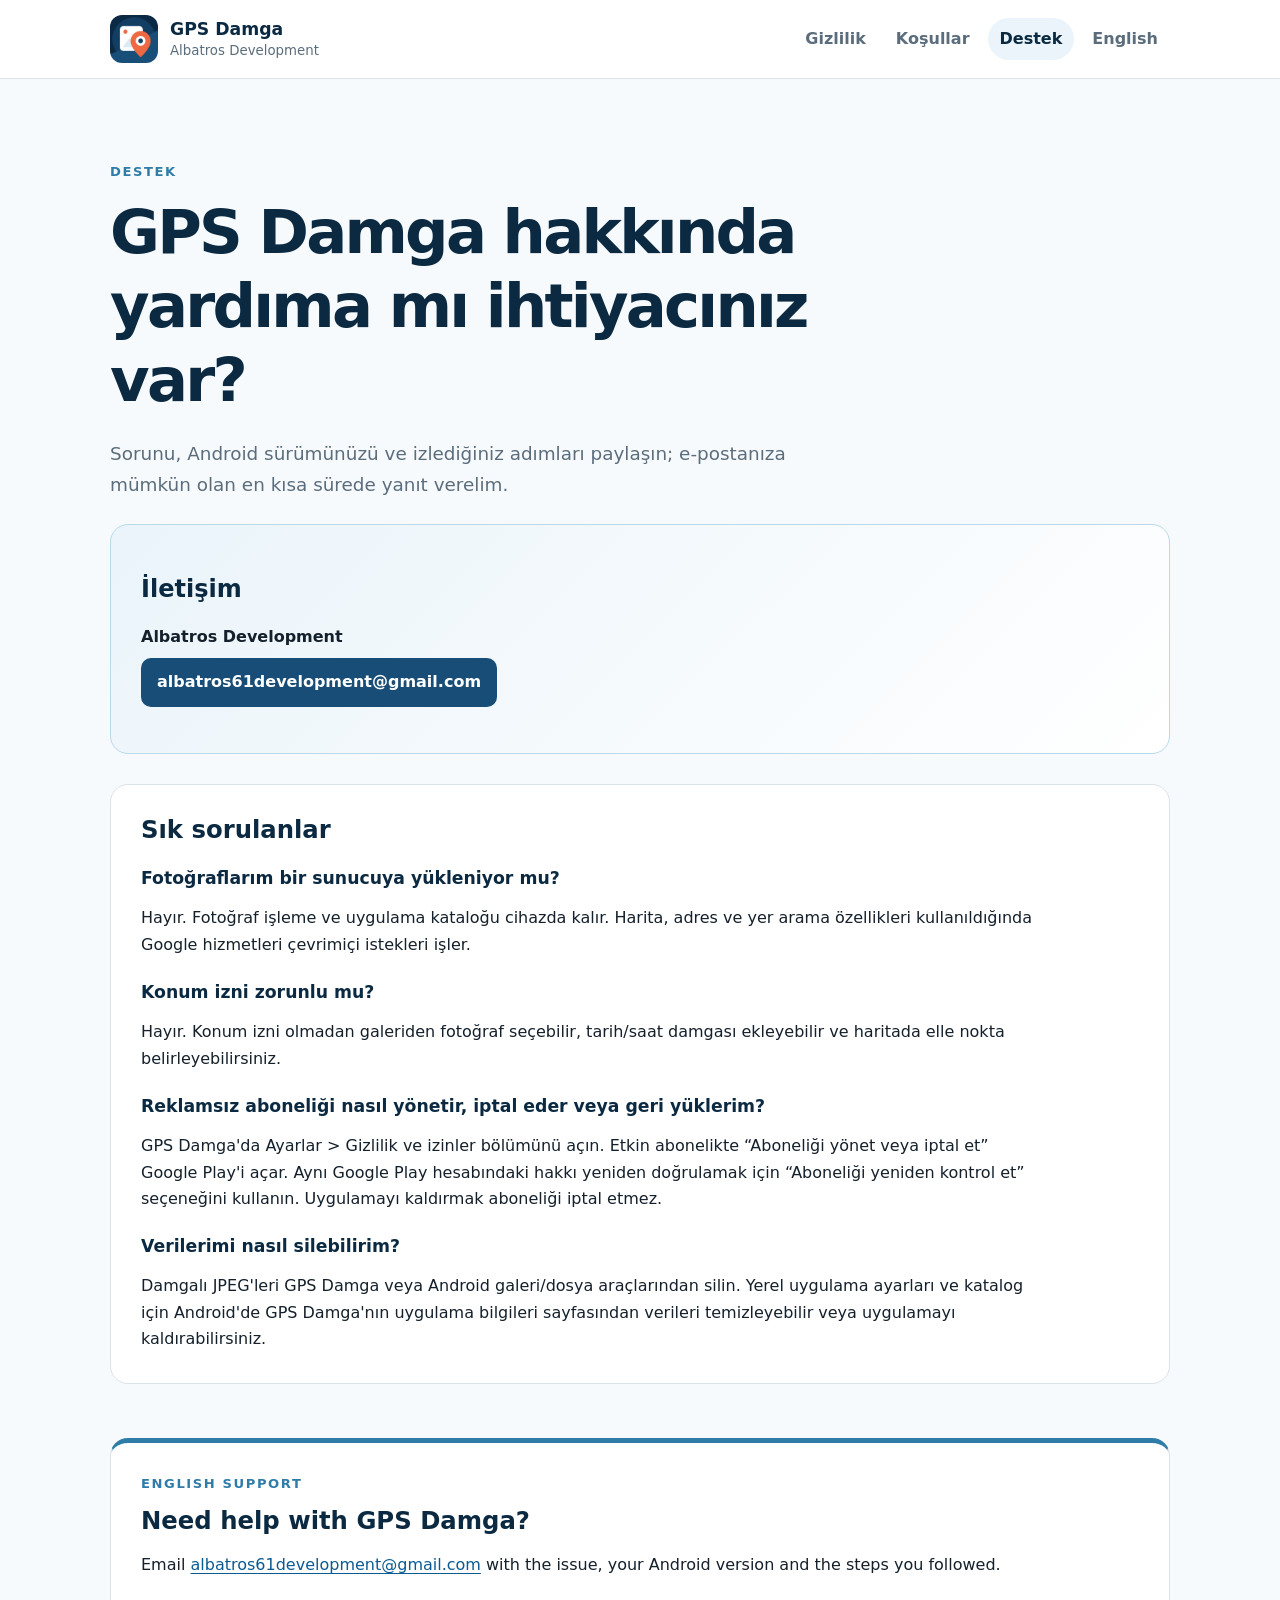
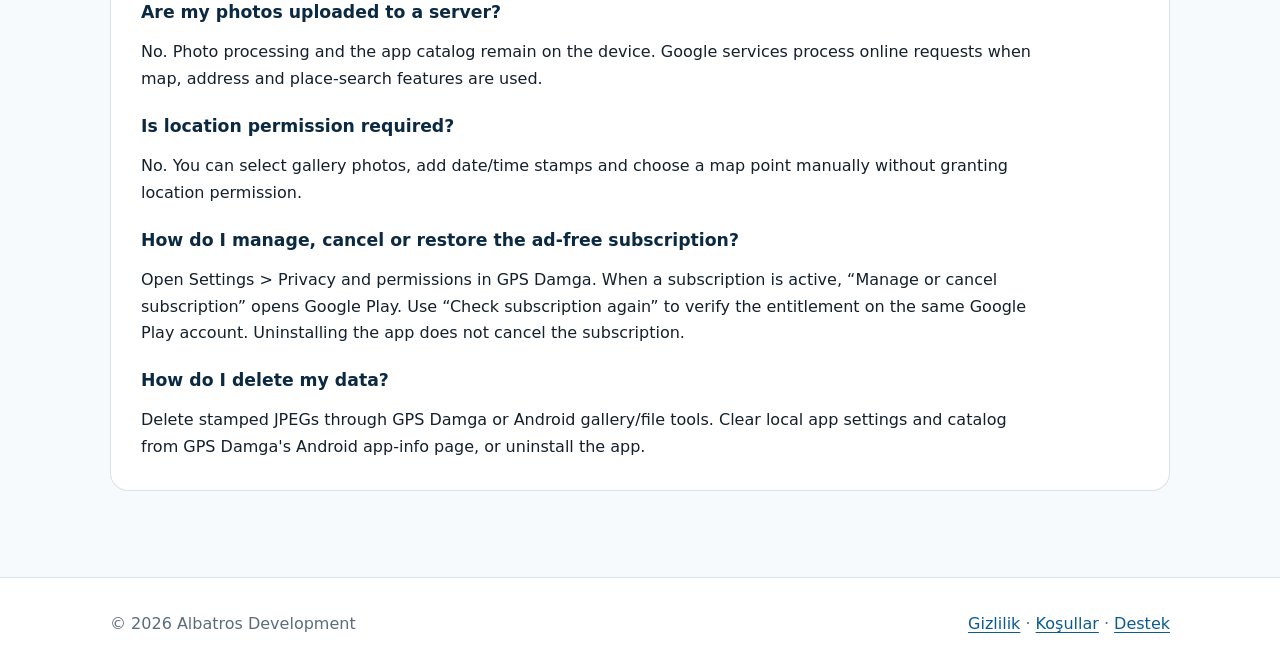
<file: support.html>
<!doctype html>
<html lang="tr">
<head>
  <meta charset="utf-8">
  <meta name="viewport" content="width=device-width, initial-scale=1">
  <title>GPS Damga Destek</title>
  <meta name="description" content="GPS Damga uygulaması destek ve gizlilik iletişim sayfası.">
  <link rel="canonical" href="https://ysn6161.github.io/gps-damga-privacy/support.html">
  <link rel="icon" type="image/png" href="icon.png">
  <link rel="stylesheet" href="styles.css">
</head>
<body>
  <a class="skip-link" href="#icerik">İçeriğe geç</a>
  <header class="site-header">
    <div class="wrap header-inner">
      <a class="brand" href="./"><img src="icon.png" width="48" height="48" alt=""><span><strong>GPS Damga</strong><small>Albatros Development</small></span></a>
      <nav aria-label="Ana menü"><a href="./">Gizlilik</a><a href="terms.html">Koşullar</a><a class="active" href="support.html" aria-current="page">Destek</a><a href="#english" lang="en">English</a></nav>
    </div>
  </header>
  <main id="icerik" class="wrap">
    <section class="hero compact"><p class="eyebrow">Destek</p><h1>GPS Damga hakkında yardıma mı ihtiyacınız var?</h1><p class="lead">Sorunu, Android sürümünüzü ve izlediğiniz adımları paylaşın; e-postanıza mümkün olan en kısa sürede yanıt verelim.</p></section>
    <section class="contact-card support-contact"><h2>İletişim</h2><p><strong>Albatros Development</strong><br><a class="button" href="mailto:albatros61development@gmail.com?subject=GPS%20Damga%20Destek">albatros61development@gmail.com</a></p></section>
    <article class="policy">
      <section><h2>Sık sorulanlar</h2>
        <h3>Fotoğraflarım bir sunucuya yükleniyor mu?</h3><p>Hayır. Fotoğraf işleme ve uygulama kataloğu cihazda kalır. Harita, adres ve yer arama özellikleri kullanıldığında Google hizmetleri çevrimiçi istekleri işler.</p>
        <h3>Konum izni zorunlu mu?</h3><p>Hayır. Konum izni olmadan galeriden fotoğraf seçebilir, tarih/saat damgası ekleyebilir ve haritada elle nokta belirleyebilirsiniz.</p>
        <h3>Reklamsız aboneliği nasıl yönetir, iptal eder veya geri yüklerim?</h3><p>GPS Damga'da Ayarlar &gt; Gizlilik ve izinler bölümünü açın. Etkin abonelikte “Aboneliği yönet veya iptal et” Google Play'i açar. Aynı Google Play hesabındaki hakkı yeniden doğrulamak için “Aboneliği yeniden kontrol et” seçeneğini kullanın. Uygulamayı kaldırmak aboneliği iptal etmez.</p>
        <h3>Verilerimi nasıl silebilirim?</h3><p>Damgalı JPEG'leri GPS Damga veya Android galeri/dosya araçlarından silin. Yerel uygulama ayarları ve katalog için Android'de GPS Damga'nın uygulama bilgileri sayfasından verileri temizleyebilir veya uygulamayı kaldırabilirsiniz.</p>
      </section>
      <section id="english" class="language-break" lang="en"><p class="eyebrow">English support</p><h2>Need help with GPS Damga?</h2><p>Email <a href="mailto:albatros61development@gmail.com?subject=GPS%20Damga%20Support">albatros61development@gmail.com</a> with the issue, your Android version and the steps you followed.</p>
        <h3>Are my photos uploaded to a server?</h3><p>No. Photo processing and the app catalog remain on the device. Google services process online requests when map, address and place-search features are used.</p>
        <h3>Is location permission required?</h3><p>No. You can select gallery photos, add date/time stamps and choose a map point manually without granting location permission.</p>
        <h3>How do I manage, cancel or restore the ad-free subscription?</h3><p>Open Settings &gt; Privacy and permissions in GPS Damga. When a subscription is active, “Manage or cancel subscription” opens Google Play. Use “Check subscription again” to verify the entitlement on the same Google Play account. Uninstalling the app does not cancel the subscription.</p>
        <h3>How do I delete my data?</h3><p>Delete stamped JPEGs through GPS Damga or Android gallery/file tools. Clear local app settings and catalog from GPS Damga's Android app-info page, or uninstall the app.</p>
      </section>
    </article>
  </main>
  <footer><div class="wrap footer-inner"><span>© 2026 Albatros Development</span><span><a href="./">Gizlilik</a> · <a href="terms.html">Koşullar</a> · <a href="support.html">Destek</a></span></div></footer>
</body>
</html>
</file>
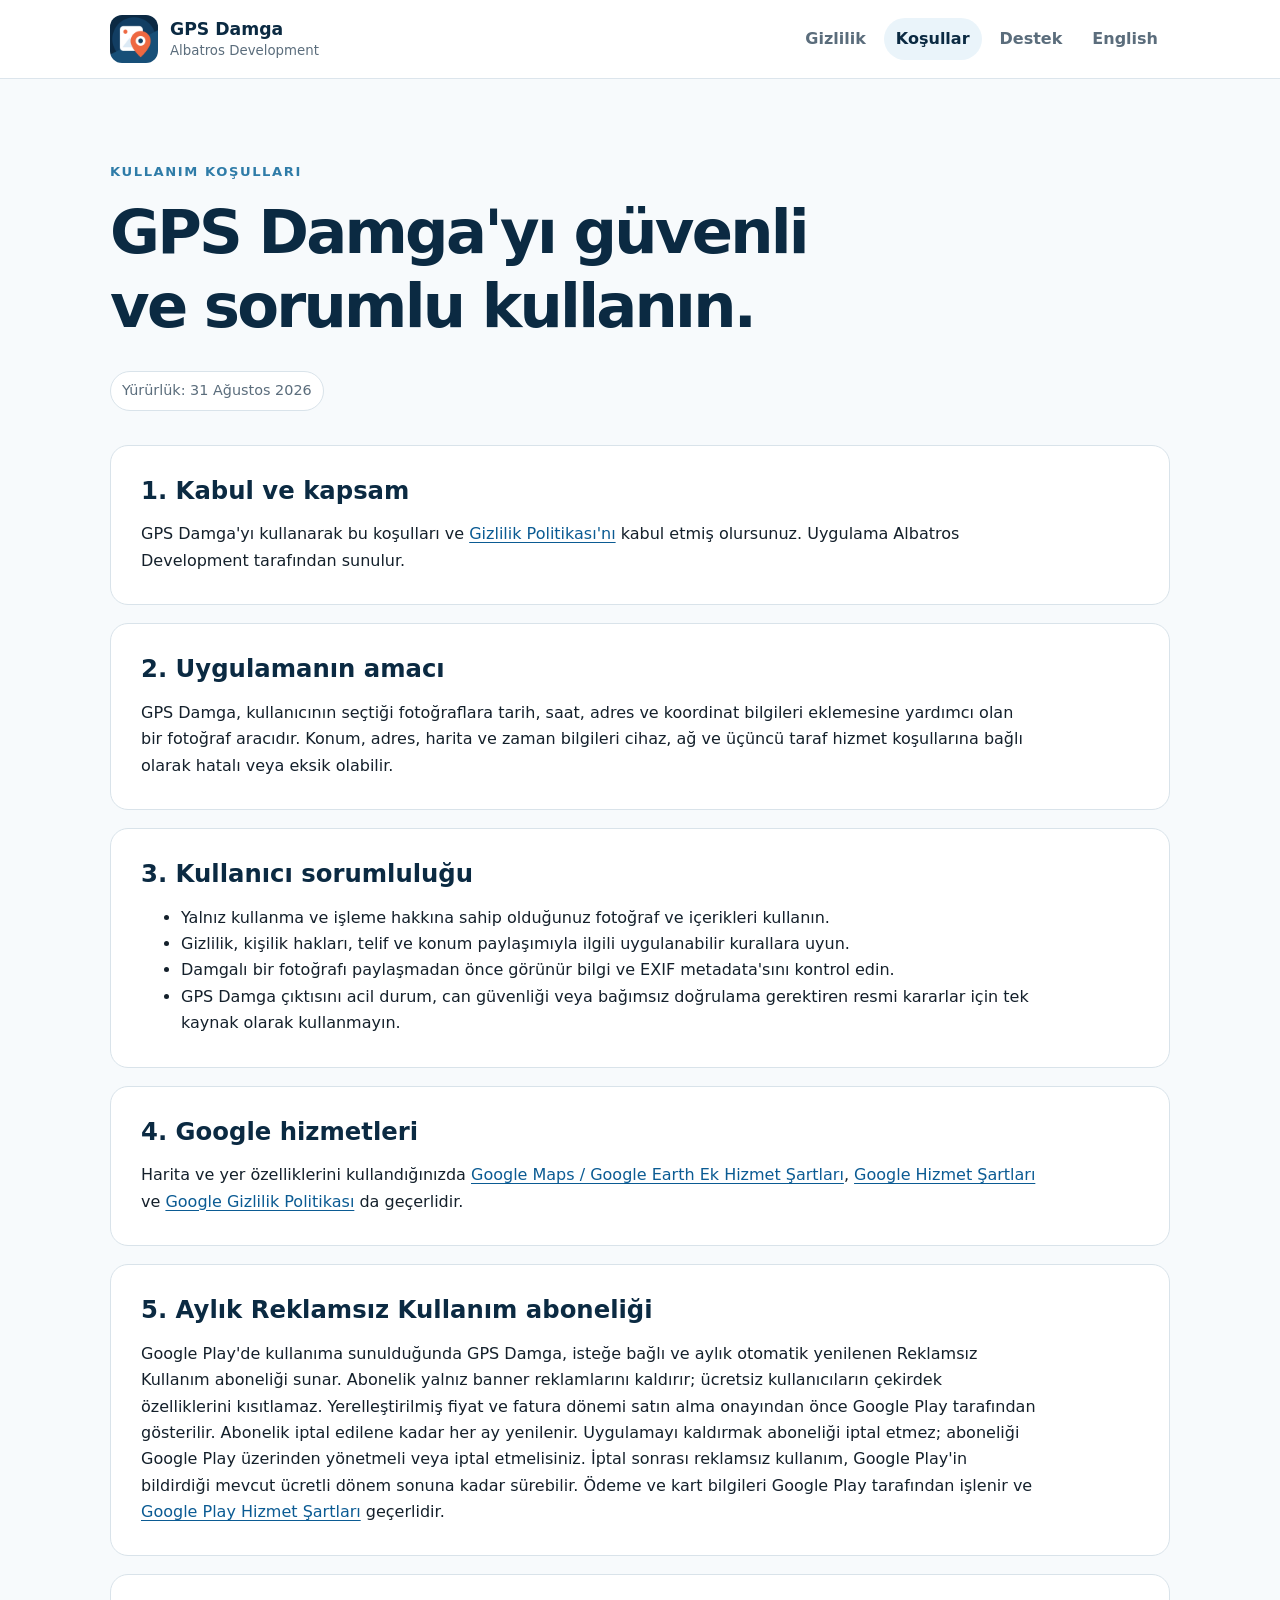
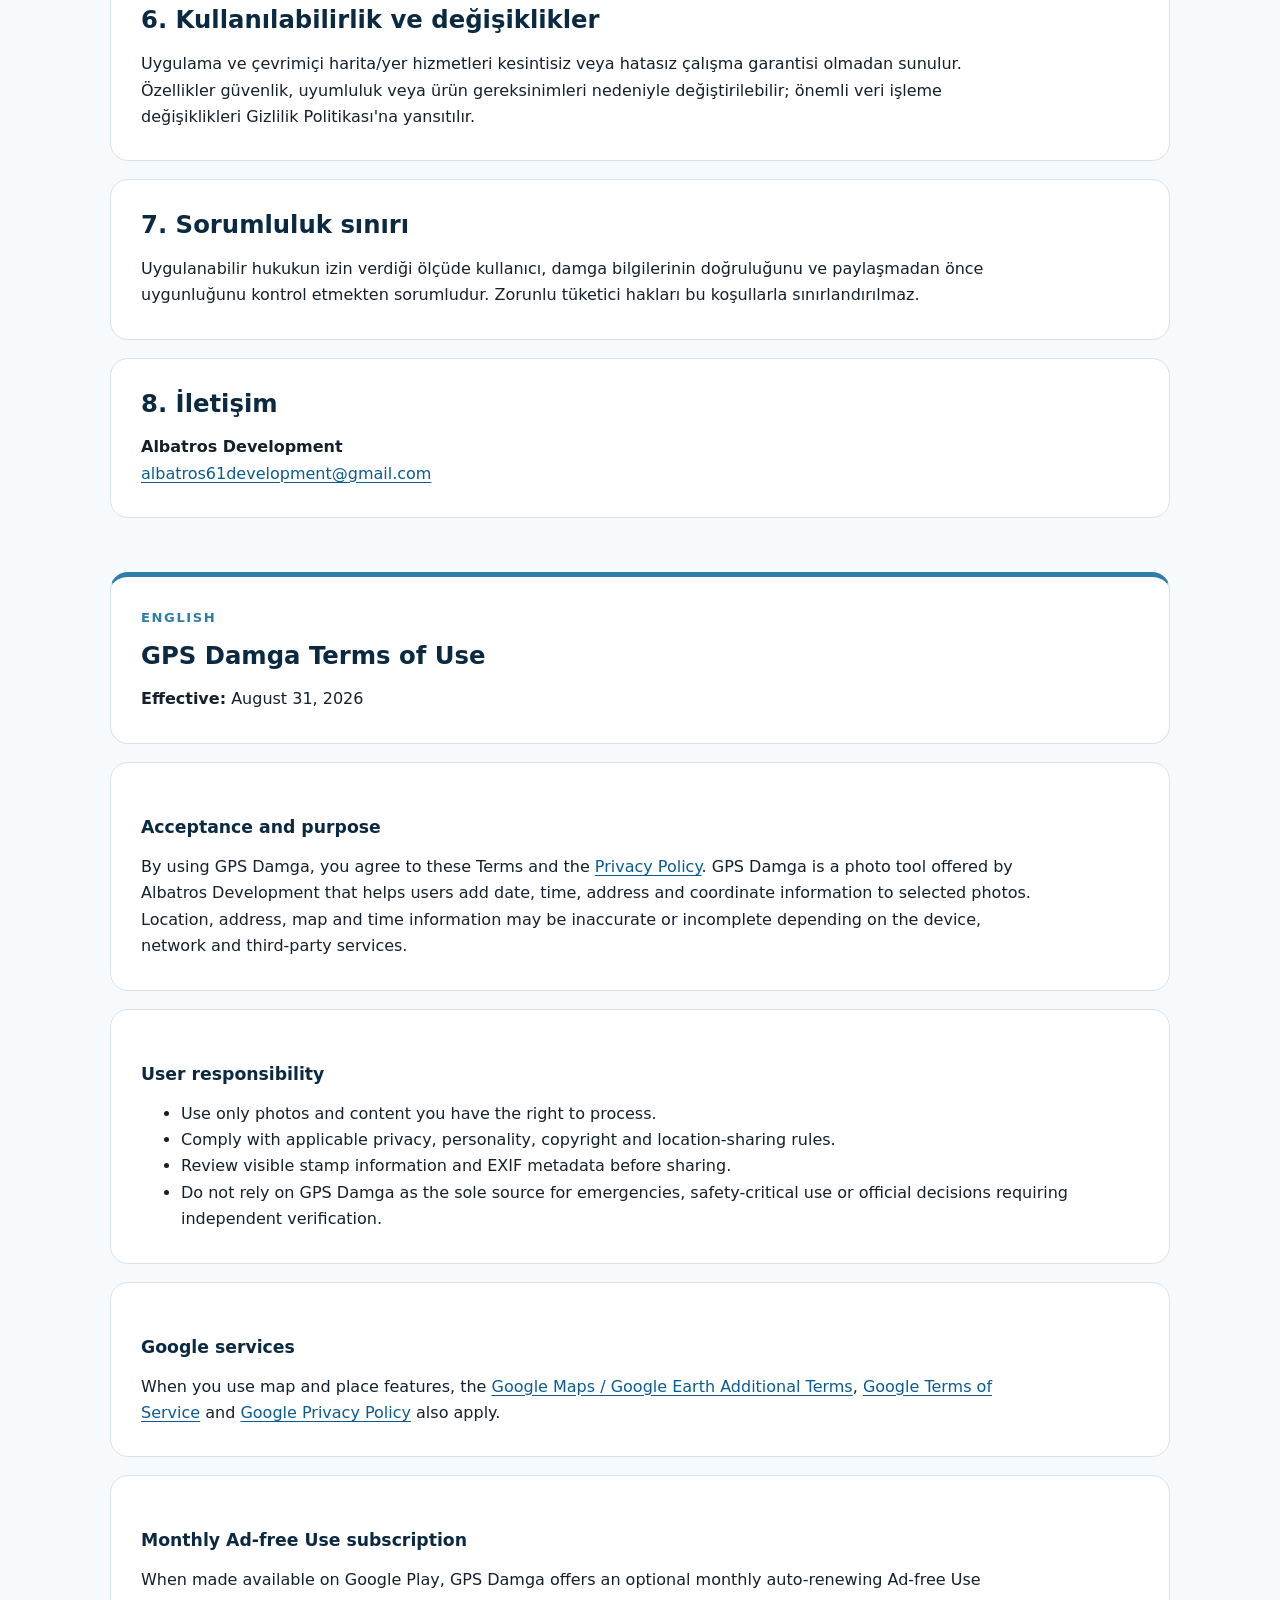
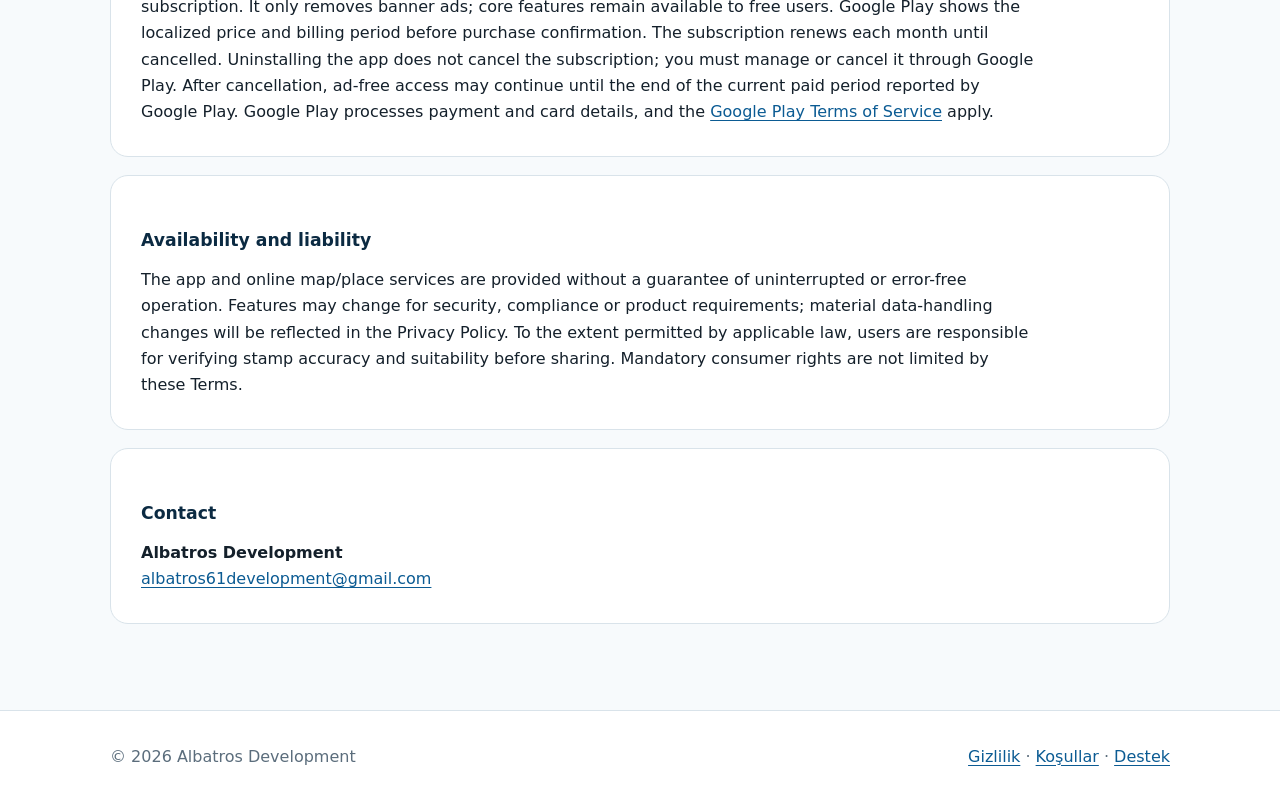
<file: terms.html>
<!doctype html>
<html lang="tr">
<head>
  <meta charset="utf-8">
  <meta name="viewport" content="width=device-width, initial-scale=1">
  <title>GPS Damga Kullanım Koşulları</title>
  <meta name="description" content="GPS Damga uygulaması kullanım koşulları.">
  <link rel="canonical" href="https://ysn6161.github.io/gps-damga-privacy/terms.html">
  <link rel="icon" type="image/png" href="icon.png">
  <link rel="stylesheet" href="styles.css">
</head>
<body>
  <a class="skip-link" href="#icerik">İçeriğe geç</a>
  <header class="site-header">
    <div class="wrap header-inner">
      <a class="brand" href="./"><img src="icon.png" width="48" height="48" alt=""><span><strong>GPS Damga</strong><small>Albatros Development</small></span></a>
      <nav aria-label="Ana menü"><a href="./">Gizlilik</a><a class="active" href="terms.html" aria-current="page">Koşullar</a><a href="support.html">Destek</a><a href="#english" lang="en">English</a></nav>
    </div>
  </header>
  <main id="icerik" class="wrap">
    <section class="hero compact"><p class="eyebrow">Kullanım Koşulları</p><h1>GPS Damga'yı güvenli ve sorumlu kullanın.</h1><div class="meta-row"><span>Yürürlük: 31 Ağustos 2026</span></div></section>
    <article class="policy">
      <section><h2>1. Kabul ve kapsam</h2><p>GPS Damga'yı kullanarak bu koşulları ve <a href="./">Gizlilik Politikası'nı</a> kabul etmiş olursunuz. Uygulama Albatros Development tarafından sunulur.</p></section>
      <section><h2>2. Uygulamanın amacı</h2><p>GPS Damga, kullanıcının seçtiği fotoğraflara tarih, saat, adres ve koordinat bilgileri eklemesine yardımcı olan bir fotoğraf aracıdır. Konum, adres, harita ve zaman bilgileri cihaz, ağ ve üçüncü taraf hizmet koşullarına bağlı olarak hatalı veya eksik olabilir.</p></section>
      <section><h2>3. Kullanıcı sorumluluğu</h2><ul><li>Yalnız kullanma ve işleme hakkına sahip olduğunuz fotoğraf ve içerikleri kullanın.</li><li>Gizlilik, kişilik hakları, telif ve konum paylaşımıyla ilgili uygulanabilir kurallara uyun.</li><li>Damgalı bir fotoğrafı paylaşmadan önce görünür bilgi ve EXIF metadata'sını kontrol edin.</li><li>GPS Damga çıktısını acil durum, can güvenliği veya bağımsız doğrulama gerektiren resmi kararlar için tek kaynak olarak kullanmayın.</li></ul></section>
      <section><h2>4. Google hizmetleri</h2><p>Harita ve yer özelliklerini kullandığınızda <a href="https://maps.google.com/help/terms_maps/" rel="external">Google Maps / Google Earth Ek Hizmet Şartları</a>, <a href="https://policies.google.com/terms" rel="external">Google Hizmet Şartları</a> ve <a href="https://policies.google.com/privacy" rel="external">Google Gizlilik Politikası</a> da geçerlidir.</p></section>
      <section><h2>5. Aylık Reklamsız Kullanım aboneliği</h2><p>Google Play'de kullanıma sunulduğunda GPS Damga, isteğe bağlı ve aylık otomatik yenilenen Reklamsız Kullanım aboneliği sunar. Abonelik yalnız banner reklamlarını kaldırır; ücretsiz kullanıcıların çekirdek özelliklerini kısıtlamaz. Yerelleştirilmiş fiyat ve fatura dönemi satın alma onayından önce Google Play tarafından gösterilir. Abonelik iptal edilene kadar her ay yenilenir. Uygulamayı kaldırmak aboneliği iptal etmez; aboneliği Google Play üzerinden yönetmeli veya iptal etmelisiniz. İptal sonrası reklamsız kullanım, Google Play'in bildirdiği mevcut ücretli dönem sonuna kadar sürebilir. Ödeme ve kart bilgileri Google Play tarafından işlenir ve <a href="https://play.google.com/about/play-terms/" rel="external">Google Play Hizmet Şartları</a> geçerlidir.</p></section>
      <section><h2>6. Kullanılabilirlik ve değişiklikler</h2><p>Uygulama ve çevrimiçi harita/yer hizmetleri kesintisiz veya hatasız çalışma garantisi olmadan sunulur. Özellikler güvenlik, uyumluluk veya ürün gereksinimleri nedeniyle değiştirilebilir; önemli veri işleme değişiklikleri Gizlilik Politikası'na yansıtılır.</p></section>
      <section><h2>7. Sorumluluk sınırı</h2><p>Uygulanabilir hukukun izin verdiği ölçüde kullanıcı, damga bilgilerinin doğruluğunu ve paylaşmadan önce uygunluğunu kontrol etmekten sorumludur. Zorunlu tüketici hakları bu koşullarla sınırlandırılmaz.</p></section>
      <section><h2>8. İletişim</h2><p><strong>Albatros Development</strong><br><a href="mailto:albatros61development@gmail.com">albatros61development@gmail.com</a></p></section>

      <section id="english" class="language-break" lang="en"><p class="eyebrow">English</p><h2>GPS Damga Terms of Use</h2><p><strong>Effective:</strong> August 31, 2026</p></section>
      <section lang="en"><h3>Acceptance and purpose</h3><p>By using GPS Damga, you agree to these Terms and the <a href="en.html">Privacy Policy</a>. GPS Damga is a photo tool offered by Albatros Development that helps users add date, time, address and coordinate information to selected photos. Location, address, map and time information may be inaccurate or incomplete depending on the device, network and third-party services.</p></section>
      <section><h3>User responsibility</h3><ul><li>Use only photos and content you have the right to process.</li><li>Comply with applicable privacy, personality, copyright and location-sharing rules.</li><li>Review visible stamp information and EXIF metadata before sharing.</li><li>Do not rely on GPS Damga as the sole source for emergencies, safety-critical use or official decisions requiring independent verification.</li></ul></section>
      <section><h3>Google services</h3><p>When you use map and place features, the <a href="https://maps.google.com/help/terms_maps/" rel="external">Google Maps / Google Earth Additional Terms</a>, <a href="https://policies.google.com/terms" rel="external">Google Terms of Service</a> and <a href="https://policies.google.com/privacy" rel="external">Google Privacy Policy</a> also apply.</p></section>
      <section><h3>Monthly Ad-free Use subscription</h3><p>When made available on Google Play, GPS Damga offers an optional monthly auto-renewing Ad-free Use subscription. It only removes banner ads; core features remain available to free users. Google Play shows the localized price and billing period before purchase confirmation. The subscription renews each month until cancelled. Uninstalling the app does not cancel the subscription; you must manage or cancel it through Google Play. After cancellation, ad-free access may continue until the end of the current paid period reported by Google Play. Google Play processes payment and card details, and the <a href="https://play.google.com/about/play-terms/" rel="external">Google Play Terms of Service</a> apply.</p></section>
      <section lang="en"><h3>Availability and liability</h3><p>The app and online map/place services are provided without a guarantee of uninterrupted or error-free operation. Features may change for security, compliance or product requirements; material data-handling changes will be reflected in the Privacy Policy. To the extent permitted by applicable law, users are responsible for verifying stamp accuracy and suitability before sharing. Mandatory consumer rights are not limited by these Terms.</p></section>
      <section><h3>Contact</h3><p><strong>Albatros Development</strong><br><a href="mailto:albatros61development@gmail.com">albatros61development@gmail.com</a></p></section>
    </article>
  </main>
  <footer><div class="wrap footer-inner"><span>© 2026 Albatros Development</span><span><a href="./">Gizlilik</a> · <a href="terms.html">Koşullar</a> · <a href="support.html">Destek</a></span></div></footer>
</body>
</html>
</file>
<file: styles.css>
:root {
  color-scheme: light;
  --navy: #0b2a42;
  --blue: #174d76;
  --blue-2: #2f7ca8;
  --ice: #eaf4fa;
  --surface: #ffffff;
  --ink: #14202b;
  --muted: #5b6d7c;
  --line: #d9e3ea;
  --success: #18764c;
  --shadow: 0 18px 50px rgba(11, 42, 66, .10);
}

* { box-sizing: border-box; }
html { scroll-behavior: smooth; }
body {
  margin: 0;
  background: #f7fafc;
  color: var(--ink);
  font-family: Inter, ui-sans-serif, system-ui, -apple-system, BlinkMacSystemFont, "Segoe UI", sans-serif;
  line-height: 1.65;
}
a { color: #0b5b93; text-underline-offset: 3px; }
a:hover { color: #083f67; }
.wrap { width: min(1060px, calc(100% - 40px)); margin-inline: auto; }
.skip-link {
  position: absolute;
  left: 16px;
  top: -80px;
  z-index: 100;
  padding: 10px 14px;
  color: white;
  background: var(--navy);
  border-radius: 8px;
}
.skip-link:focus { top: 12px; }
.site-header {
  position: sticky;
  top: 0;
  z-index: 20;
  border-bottom: 1px solid rgba(217, 227, 234, .9);
  background: rgba(255, 255, 255, .96);
  backdrop-filter: blur(12px);
}
.header-inner {
  min-height: 78px;
  display: flex;
  align-items: center;
  justify-content: space-between;
  gap: 24px;
}
.brand {
  display: inline-flex;
  align-items: center;
  gap: 12px;
  color: var(--navy);
  text-decoration: none;
}
.brand img { border-radius: 12px; }
.brand span { display: grid; line-height: 1.2; }
.brand strong { font-size: 1.08rem; }
.brand small { color: var(--muted); margin-top: 4px; }
nav { display: flex; align-items: center; flex-wrap: wrap; gap: 6px; }
nav a {
  padding: 8px 12px;
  border-radius: 999px;
  color: var(--muted);
  font-weight: 650;
  text-decoration: none;
}
nav a:hover, nav a.active { color: var(--navy); background: var(--ice); }
.hero { padding: 82px 0 40px; }
.hero.compact { padding-bottom: 16px; }
.eyebrow {
  margin: 0 0 12px;
  color: var(--blue-2);
  font-size: .82rem;
  font-weight: 800;
  letter-spacing: .12em;
  text-transform: uppercase;
}
h1, h2, h3 { color: var(--navy); line-height: 1.22; }
h1 { max-width: 780px; margin: 0; font-size: clamp(2.25rem, 6vw, 4.8rem); letter-spacing: -.045em; }
.compact h1 { font-size: clamp(2.1rem, 5vw, 3.8rem); }
.lead { max-width: 760px; margin: 22px 0 0; color: var(--muted); font-size: 1.15rem; }
.meta-row { display: flex; flex-wrap: wrap; gap: 10px; margin-top: 28px; }
.meta-row span {
  padding: 7px 11px;
  border: 1px solid var(--line);
  border-radius: 999px;
  color: var(--muted);
  background: var(--surface);
  font-size: .9rem;
}
.summary {
  margin: 6px 0 36px;
  padding: 28px 30px;
  border: 1px solid #c9e3f1;
  border-radius: 22px;
  background: linear-gradient(135deg, #edf7fc, #ffffff);
  box-shadow: var(--shadow);
}
.summary h2 { margin-top: 0; }
.check-list { list-style: none; padding: 0; margin-bottom: 0; }
.check-list li { position: relative; padding-left: 30px; margin: 10px 0; }
.check-list li::before { content: "✓"; position: absolute; left: 0; color: var(--success); font-weight: 900; }
.policy { padding-bottom: 68px; }
.policy section {
  margin: 18px 0;
  padding: 30px;
  border: 1px solid var(--line);
  border-radius: 18px;
  background: var(--surface);
}
.policy h2 { margin: 0 0 16px; font-size: 1.52rem; }
.policy h3 { margin: 24px 0 8px; font-size: 1.08rem; }
.policy p, .policy li { max-width: 88ch; }
.policy p:last-child, .policy ul:last-child { margin-bottom: 0; }
.data-table { overflow-x: auto; border: 1px solid var(--line); border-radius: 12px; }
table { width: 100%; border-collapse: collapse; min-width: 680px; }
th, td { padding: 14px 16px; text-align: left; vertical-align: top; border-bottom: 1px solid var(--line); }
th { color: var(--navy); background: var(--ice); }
tr:last-child td { border-bottom: 0; }
.contact-card {
  border-color: #b9d9e9 !important;
  background: linear-gradient(135deg, #eaf4fa, #ffffff) !important;
}
.support-contact { margin: 8px 0 30px; padding: 30px; border: 1px solid #b9d9e9; border-radius: 18px; background: linear-gradient(135deg, #eaf4fa, #fff); }
.button {
  display: inline-block;
  margin-top: 8px;
  padding: 11px 16px;
  border-radius: 10px;
  color: white;
  background: var(--blue);
  font-weight: 750;
  text-decoration: none;
}
.button:hover { color: white; background: var(--navy); }
.language-break { margin-top: 54px !important; border-top: 5px solid var(--blue-2) !important; }
footer { border-top: 1px solid var(--line); color: var(--muted); background: white; }
.footer-inner { min-height: 92px; display: flex; align-items: center; justify-content: space-between; gap: 16px; }

@media (max-width: 760px) {
  .wrap { width: min(100% - 28px, 1060px); }
  .header-inner { align-items: flex-start; flex-direction: column; padding: 14px 0; gap: 10px; }
  .site-header { position: static; }
  nav { width: 100%; overflow-x: auto; flex-wrap: nowrap; padding-bottom: 2px; }
  nav a { white-space: nowrap; }
  .hero { padding: 48px 0 28px; }
  h1 { font-size: clamp(2.25rem, 13vw, 3.35rem); }
  .summary, .policy section, .support-contact { padding: 22px; border-radius: 16px; }
  .footer-inner { align-items: flex-start; flex-direction: column; justify-content: center; padding: 24px 0; }
}

@media print {
  .site-header, footer, .skip-link { display: none; }
  body { background: white; }
  .hero { padding-top: 20px; }
  .summary, .policy section { box-shadow: none; break-inside: avoid; }
  a { color: black; }
}
</file>
